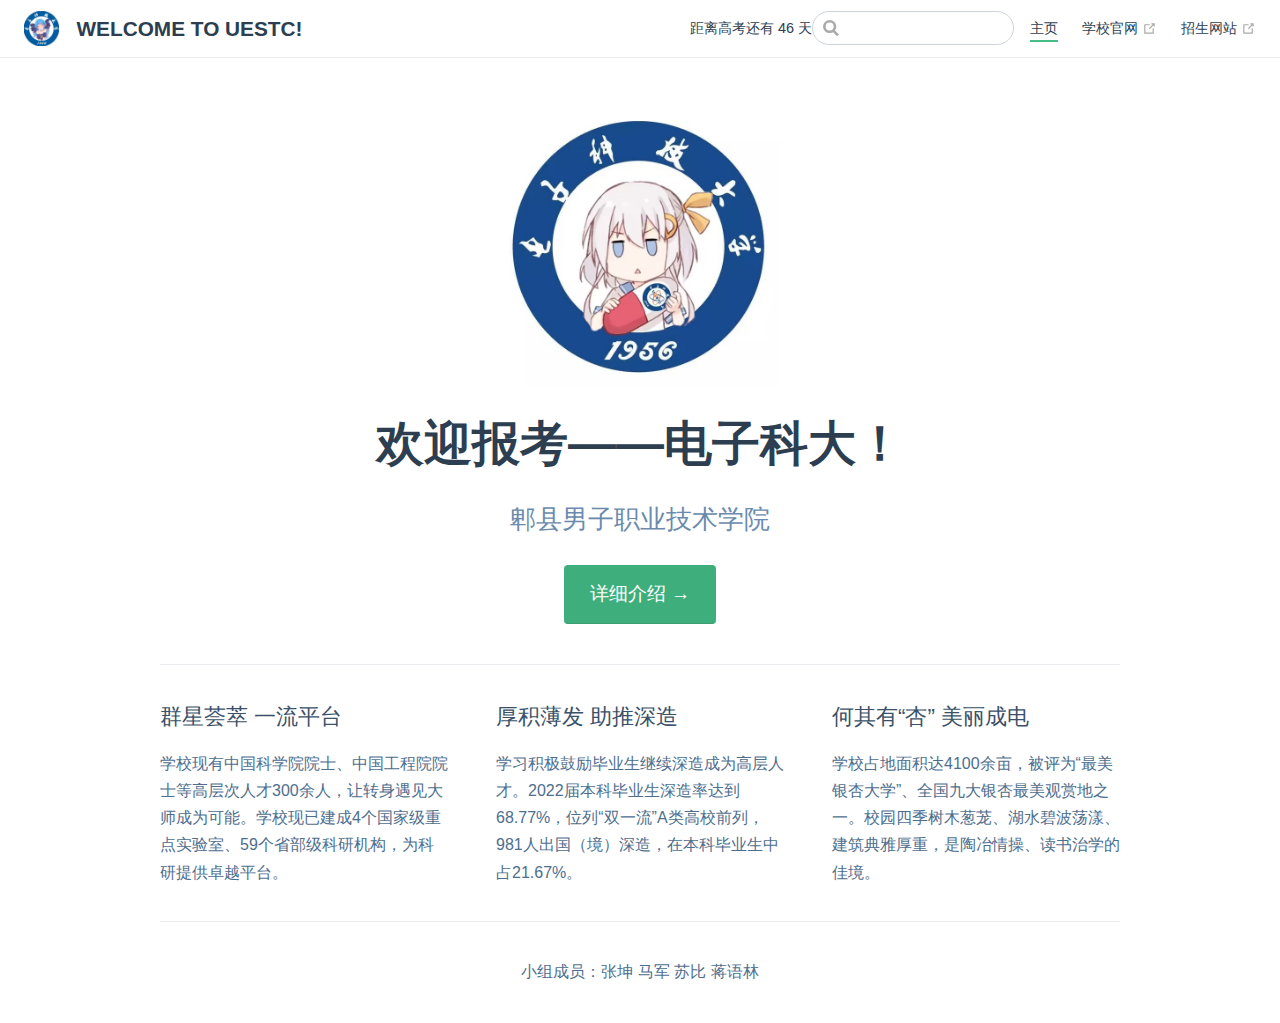
<file: index.html>
<!DOCTYPE html>
<html lang="en-US">
  <head>
    <meta charset="utf-8">
    <meta name="viewport" content="width=device-width,initial-scale=1">
    <title>WELCOME TO UESTC!</title>
    <meta name="generator" content="VuePress 1.9.9">
    
    <meta name="description" content="">
    
    <link rel="preload" href="/assets/css/0.styles.32fed60b.css" as="style"><link rel="preload" href="/assets/js/app.45961aa9.js" as="script"><link rel="preload" href="/assets/js/2.d98ede88.js" as="script"><link rel="preload" href="/assets/js/10.1be4a419.js" as="script"><link rel="prefetch" href="/assets/js/3.ca72fb38.js"><link rel="prefetch" href="/assets/js/4.9ea7ad51.js"><link rel="prefetch" href="/assets/js/5.21128c76.js"><link rel="prefetch" href="/assets/js/6.0efb37ba.js"><link rel="prefetch" href="/assets/js/7.f7bbb99f.js"><link rel="prefetch" href="/assets/js/8.de680485.js"><link rel="prefetch" href="/assets/js/9.b14d999a.js">
    <link rel="stylesheet" href="/assets/css/0.styles.32fed60b.css">
  </head>
  <body>
    <div id="app" data-server-rendered="true"><div class="theme-container no-sidebar"><header class="navbar"><div class="sidebar-button"><svg xmlns="http://www.w3.org/2000/svg" aria-hidden="true" role="img" viewBox="0 0 448 512" class="icon"><path fill="currentColor" d="M436 124H12c-6.627 0-12-5.373-12-12V80c0-6.627 5.373-12 12-12h424c6.627 0 12 5.373 12 12v32c0 6.627-5.373 12-12 12zm0 160H12c-6.627 0-12-5.373-12-12v-32c0-6.627 5.373-12 12-12h424c6.627 0 12 5.373 12 12v32c0 6.627-5.373 12-12 12zm0 160H12c-6.627 0-12-5.373-12-12v-32c0-6.627 5.373-12 12-12h424c6.627 0 12 5.373 12 12v32c0 6.627-5.373 12-12 12z"></path></svg></div> <a href="/" aria-current="page" class="home-link router-link-exact-active router-link-active"><img src="/logo.jpg" alt="WELCOME TO UESTC!" class="logo"> <span class="site-name can-hide">WELCOME TO UESTC!</span></a> <div class="links">
  距离高考还有 46 天    
    <div class="search-box"><input aria-label="Search" autocomplete="off" spellcheck="false" value=""> <!----></div> <nav class="nav-links can-hide"><div class="nav-item"><a href="/" aria-current="page" class="nav-link router-link-exact-active router-link-active">
  主页
</a></div><div class="nav-item"><a href="https://www.uestc.edu.cn/" target="_blank" rel="noopener noreferrer" class="nav-link external">
  学校官网
  <span><svg xmlns="http://www.w3.org/2000/svg" aria-hidden="true" focusable="false" x="0px" y="0px" viewBox="0 0 100 100" width="15" height="15" class="icon outbound"><path fill="currentColor" d="M18.8,85.1h56l0,0c2.2,0,4-1.8,4-4v-32h-8v28h-48v-48h28v-8h-32l0,0c-2.2,0-4,1.8-4,4v56C14.8,83.3,16.6,85.1,18.8,85.1z"></path> <polygon fill="currentColor" points="45.7,48.7 51.3,54.3 77.2,28.5 77.2,37.2 85.2,37.2 85.2,14.9 62.8,14.9 62.8,22.9 71.5,22.9"></polygon></svg> <span class="sr-only">(opens new window)</span></span></a></div><div class="nav-item"><a href="http://www.zs.uestc.edu.cn/" target="_blank" rel="noopener noreferrer" class="nav-link external">
  招生网站
  <span><svg xmlns="http://www.w3.org/2000/svg" aria-hidden="true" focusable="false" x="0px" y="0px" viewBox="0 0 100 100" width="15" height="15" class="icon outbound"><path fill="currentColor" d="M18.8,85.1h56l0,0c2.2,0,4-1.8,4-4v-32h-8v28h-48v-48h28v-8h-32l0,0c-2.2,0-4,1.8-4,4v56C14.8,83.3,16.6,85.1,18.8,85.1z"></path> <polygon fill="currentColor" points="45.7,48.7 51.3,54.3 77.2,28.5 77.2,37.2 85.2,37.2 85.2,14.9 62.8,14.9 62.8,22.9 71.5,22.9"></polygon></svg> <span class="sr-only">(opens new window)</span></span></a></div> <!----></nav></div></header> <div class="sidebar-mask"></div> <aside class="sidebar"><nav class="nav-links"><div class="nav-item"><a href="/" aria-current="page" class="nav-link router-link-exact-active router-link-active">
  主页
</a></div><div class="nav-item"><a href="https://www.uestc.edu.cn/" target="_blank" rel="noopener noreferrer" class="nav-link external">
  学校官网
  <span><svg xmlns="http://www.w3.org/2000/svg" aria-hidden="true" focusable="false" x="0px" y="0px" viewBox="0 0 100 100" width="15" height="15" class="icon outbound"><path fill="currentColor" d="M18.8,85.1h56l0,0c2.2,0,4-1.8,4-4v-32h-8v28h-48v-48h28v-8h-32l0,0c-2.2,0-4,1.8-4,4v56C14.8,83.3,16.6,85.1,18.8,85.1z"></path> <polygon fill="currentColor" points="45.7,48.7 51.3,54.3 77.2,28.5 77.2,37.2 85.2,37.2 85.2,14.9 62.8,14.9 62.8,22.9 71.5,22.9"></polygon></svg> <span class="sr-only">(opens new window)</span></span></a></div><div class="nav-item"><a href="http://www.zs.uestc.edu.cn/" target="_blank" rel="noopener noreferrer" class="nav-link external">
  招生网站
  <span><svg xmlns="http://www.w3.org/2000/svg" aria-hidden="true" focusable="false" x="0px" y="0px" viewBox="0 0 100 100" width="15" height="15" class="icon outbound"><path fill="currentColor" d="M18.8,85.1h56l0,0c2.2,0,4-1.8,4-4v-32h-8v28h-48v-48h28v-8h-32l0,0c-2.2,0-4,1.8-4,4v56C14.8,83.3,16.6,85.1,18.8,85.1z"></path> <polygon fill="currentColor" points="45.7,48.7 51.3,54.3 77.2,28.5 77.2,37.2 85.2,37.2 85.2,14.9 62.8,14.9 62.8,22.9 71.5,22.9"></polygon></svg> <span class="sr-only">(opens new window)</span></span></a></div> <!----></nav>  <ul class="sidebar-links"><li><section class="sidebar-group depth-0"><p class="sidebar-heading open"><span>Home</span> <!----></p> <!----></section></li></ul> </aside> <main aria-labelledby="main-title" class="home"><header class="hero"><img src="/xiaohui.jpg" alt="hero"> <h1 id="main-title">
      欢迎报考——电子科大！
    </h1> <p class="description">
      郫县男子职业技术学院
    </p> <p class="action"><a href="/tech/" class="nav-link action-button">
  详细介绍 →
</a></p></header> <div class="features"><div class="feature"><h2>群星荟萃  一流平台</h2> <p>学校现有中国科学院院士、中国工程院院士等高层次人才300余人，让转身遇见大师成为可能。学校现已建成4个国家级重点实验室、59个省部级科研机构，为科研提供卓越平台。</p></div><div class="feature"><h2>厚积薄发  助推深造</h2> <p>学习积极鼓励毕业生继续深造成为高层人才。2022届本科毕业生深造率达到68.77%，位列“双一流”A类高校前列，981人出国（境）深造，在本科毕业生中占21.67%。</p></div><div class="feature"><h2>何其有“杏”  美丽成电</h2> <p>学校占地面积达4100余亩，被评为“最美银杏大学”、全国九大银杏最美观赏地之一。校园四季树木葱茏、湖水碧波荡漾、建筑典雅厚重，是陶冶情操、读书治学的佳境。</p></div></div> <div class="theme-default-content custom content__default"></div> <div class="footer">
    小组成员：张坤 马军 苏比 蒋语林
  </div></main></div><div class="global-ui"></div></div>
    <script src="/assets/js/app.45961aa9.js" defer></script><script src="/assets/js/2.d98ede88.js" defer></script><script src="/assets/js/10.1be4a419.js" defer></script>
  </body>
</html>
</file>
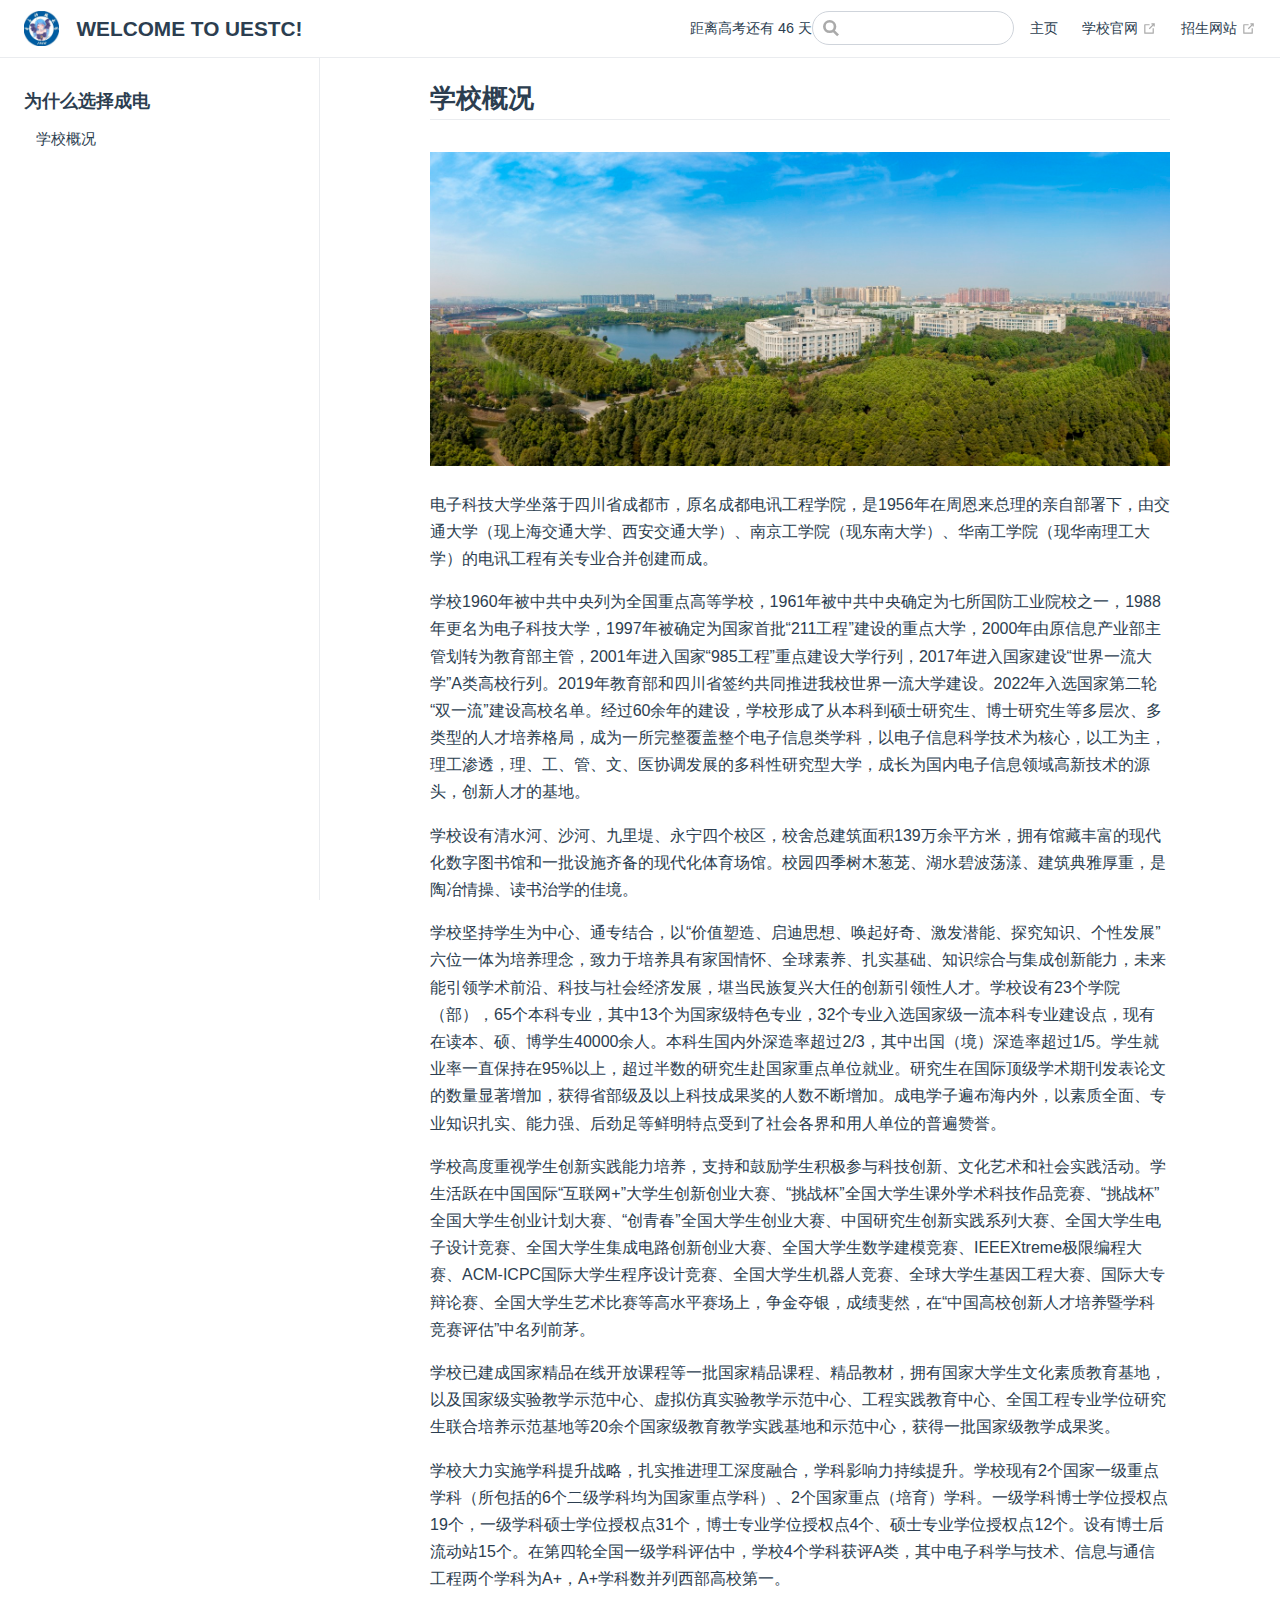
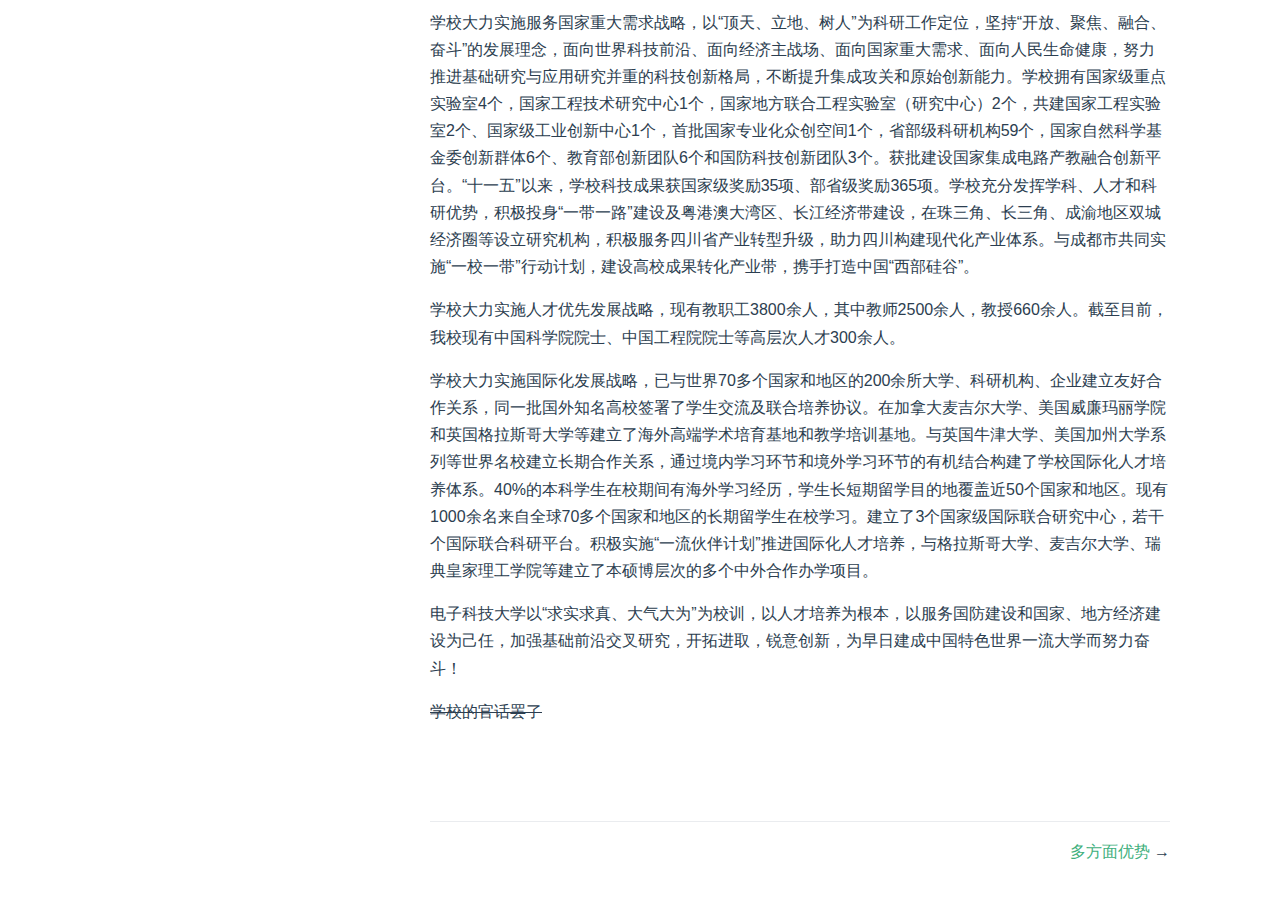
<file: tech/index.html>
<!DOCTYPE html>
<html lang="en-US">
  <head>
    <meta charset="utf-8">
    <meta name="viewport" content="width=device-width,initial-scale=1">
    <title>为什么选择成电 | WELCOME TO UESTC!</title>
    <meta name="generator" content="VuePress 1.9.9">
    
    <meta name="description" content="">
    
    <link rel="preload" href="/assets/css/0.styles.32fed60b.css" as="style"><link rel="preload" href="/assets/js/app.45961aa9.js" as="script"><link rel="preload" href="/assets/js/2.d98ede88.js" as="script"><link rel="preload" href="/assets/js/8.de680485.js" as="script"><link rel="prefetch" href="/assets/js/10.1be4a419.js"><link rel="prefetch" href="/assets/js/3.ca72fb38.js"><link rel="prefetch" href="/assets/js/4.9ea7ad51.js"><link rel="prefetch" href="/assets/js/5.21128c76.js"><link rel="prefetch" href="/assets/js/6.0efb37ba.js"><link rel="prefetch" href="/assets/js/7.f7bbb99f.js"><link rel="prefetch" href="/assets/js/9.b14d999a.js">
    <link rel="stylesheet" href="/assets/css/0.styles.32fed60b.css">
  </head>
  <body>
    <div id="app" data-server-rendered="true"><div class="theme-container"><header class="navbar"><div class="sidebar-button"><svg xmlns="http://www.w3.org/2000/svg" aria-hidden="true" role="img" viewBox="0 0 448 512" class="icon"><path fill="currentColor" d="M436 124H12c-6.627 0-12-5.373-12-12V80c0-6.627 5.373-12 12-12h424c6.627 0 12 5.373 12 12v32c0 6.627-5.373 12-12 12zm0 160H12c-6.627 0-12-5.373-12-12v-32c0-6.627 5.373-12 12-12h424c6.627 0 12 5.373 12 12v32c0 6.627-5.373 12-12 12zm0 160H12c-6.627 0-12-5.373-12-12v-32c0-6.627 5.373-12 12-12h424c6.627 0 12 5.373 12 12v32c0 6.627-5.373 12-12 12z"></path></svg></div> <a href="/" class="home-link router-link-active"><img src="/logo.jpg" alt="WELCOME TO UESTC!" class="logo"> <span class="site-name can-hide">WELCOME TO UESTC!</span></a> <div class="links">
  距离高考还有 46 天    
    <div class="search-box"><input aria-label="Search" autocomplete="off" spellcheck="false" value=""> <!----></div> <nav class="nav-links can-hide"><div class="nav-item"><a href="/" class="nav-link">
  主页
</a></div><div class="nav-item"><a href="https://www.uestc.edu.cn/" target="_blank" rel="noopener noreferrer" class="nav-link external">
  学校官网
  <span><svg xmlns="http://www.w3.org/2000/svg" aria-hidden="true" focusable="false" x="0px" y="0px" viewBox="0 0 100 100" width="15" height="15" class="icon outbound"><path fill="currentColor" d="M18.8,85.1h56l0,0c2.2,0,4-1.8,4-4v-32h-8v28h-48v-48h28v-8h-32l0,0c-2.2,0-4,1.8-4,4v56C14.8,83.3,16.6,85.1,18.8,85.1z"></path> <polygon fill="currentColor" points="45.7,48.7 51.3,54.3 77.2,28.5 77.2,37.2 85.2,37.2 85.2,14.9 62.8,14.9 62.8,22.9 71.5,22.9"></polygon></svg> <span class="sr-only">(opens new window)</span></span></a></div><div class="nav-item"><a href="http://www.zs.uestc.edu.cn/" target="_blank" rel="noopener noreferrer" class="nav-link external">
  招生网站
  <span><svg xmlns="http://www.w3.org/2000/svg" aria-hidden="true" focusable="false" x="0px" y="0px" viewBox="0 0 100 100" width="15" height="15" class="icon outbound"><path fill="currentColor" d="M18.8,85.1h56l0,0c2.2,0,4-1.8,4-4v-32h-8v28h-48v-48h28v-8h-32l0,0c-2.2,0-4,1.8-4,4v56C14.8,83.3,16.6,85.1,18.8,85.1z"></path> <polygon fill="currentColor" points="45.7,48.7 51.3,54.3 77.2,28.5 77.2,37.2 85.2,37.2 85.2,14.9 62.8,14.9 62.8,22.9 71.5,22.9"></polygon></svg> <span class="sr-only">(opens new window)</span></span></a></div> <!----></nav></div></header> <div class="sidebar-mask"></div> <aside class="sidebar"><nav class="nav-links"><div class="nav-item"><a href="/" class="nav-link">
  主页
</a></div><div class="nav-item"><a href="https://www.uestc.edu.cn/" target="_blank" rel="noopener noreferrer" class="nav-link external">
  学校官网
  <span><svg xmlns="http://www.w3.org/2000/svg" aria-hidden="true" focusable="false" x="0px" y="0px" viewBox="0 0 100 100" width="15" height="15" class="icon outbound"><path fill="currentColor" d="M18.8,85.1h56l0,0c2.2,0,4-1.8,4-4v-32h-8v28h-48v-48h28v-8h-32l0,0c-2.2,0-4,1.8-4,4v56C14.8,83.3,16.6,85.1,18.8,85.1z"></path> <polygon fill="currentColor" points="45.7,48.7 51.3,54.3 77.2,28.5 77.2,37.2 85.2,37.2 85.2,14.9 62.8,14.9 62.8,22.9 71.5,22.9"></polygon></svg> <span class="sr-only">(opens new window)</span></span></a></div><div class="nav-item"><a href="http://www.zs.uestc.edu.cn/" target="_blank" rel="noopener noreferrer" class="nav-link external">
  招生网站
  <span><svg xmlns="http://www.w3.org/2000/svg" aria-hidden="true" focusable="false" x="0px" y="0px" viewBox="0 0 100 100" width="15" height="15" class="icon outbound"><path fill="currentColor" d="M18.8,85.1h56l0,0c2.2,0,4-1.8,4-4v-32h-8v28h-48v-48h28v-8h-32l0,0c-2.2,0-4,1.8-4,4v56C14.8,83.3,16.6,85.1,18.8,85.1z"></path> <polygon fill="currentColor" points="45.7,48.7 51.3,54.3 77.2,28.5 77.2,37.2 85.2,37.2 85.2,14.9 62.8,14.9 62.8,22.9 71.5,22.9"></polygon></svg> <span class="sr-only">(opens new window)</span></span></a></div> <!----></nav>  <ul class="sidebar-links"><li><section class="sidebar-group depth-0"><p class="sidebar-heading open"><span>为什么选择成电</span> <!----></p> <ul class="sidebar-links sidebar-group-items"><li><a href="/tech/#学校概况" class="sidebar-link">学校概况</a><ul class="sidebar-sub-headers"></ul></li></ul></section></li></ul> </aside> <main class="page"> <div class="theme-default-content content__default"><h2 id="学校概况"><a href="#学校概况" class="header-anchor">#</a> 学校概况</h2> <p><img src="/assets/img/uestc.f6f2e64e.jpg" alt="uestc"></p> <p>电子科技大学坐落于四川省成都市，原名成都电讯工程学院，是1956年在周恩来总理的亲自部署下，由交通大学（现上海交通大学、西安交通大学）、南京工学院（现东南大学）、华南工学院（现华南理工大学）的电讯工程有关专业合并创建而成。</p> <p>学校1960年被中共中央列为全国重点高等学校，1961年被中共中央确定为七所国防工业院校之一，1988年更名为电子科技大学，1997年被确定为国家首批“211工程”建设的重点大学，2000年由原信息产业部主管划转为教育部主管，2001年进入国家“985工程”重点建设大学行列，2017年进入国家建设“世界一流大学”A类高校行列。2019年教育部和四川省签约共同推进我校世界一流大学建设。2022年入选国家第二轮“双一流”建设高校名单。经过60余年的建设，学校形成了从本科到硕士研究生、博士研究生等多层次、多类型的人才培养格局，成为一所完整覆盖整个电子信息类学科，以电子信息科学技术为核心，以工为主，理工渗透，理、工、管、文、医协调发展的多科性研究型大学，成长为国内电子信息领域高新技术的源头，创新人才的基地。</p> <p>学校设有清水河、沙河、九里堤、永宁四个校区，校舍总建筑面积139万余平方米，拥有馆藏丰富的现代化数字图书馆和一批设施齐备的现代化体育场馆。校园四季树木葱茏、湖水碧波荡漾、建筑典雅厚重，是陶冶情操、读书治学的佳境。</p> <p>学校坚持学生为中心、通专结合，以“价值塑造、启迪思想、唤起好奇、激发潜能、探究知识、个性发展”六位一体为培养理念，致力于培养具有家国情怀、全球素养、扎实基础、知识综合与集成创新能力，未来能引领学术前沿、科技与社会经济发展，堪当民族复兴大任的创新引领性人才。学校设有23个学院（部），65个本科专业，其中13个为国家级特色专业，32个专业入选国家级一流本科专业建设点，现有在读本、硕、博学生40000余人。本科生国内外深造率超过2/3，其中出国（境）深造率超过1/5。学生就业率一直保持在95%以上，超过半数的研究生赴国家重点单位就业。研究生在国际顶级学术期刊发表论文的数量显著增加，获得省部级及以上科技成果奖的人数不断增加。成电学子遍布海内外，以素质全面、专业知识扎实、能力强、后劲足等鲜明特点受到了社会各界和用人单位的普遍赞誉。</p> <p>学校高度重视学生创新实践能力培养，支持和鼓励学生积极参与科技创新、文化艺术和社会实践活动。学生活跃在中国国际“互联网+”大学生创新创业大赛、“挑战杯”全国大学生课外学术科技作品竞赛、“挑战杯”全国大学生创业计划大赛、“创青春”全国大学生创业大赛、中国研究生创新实践系列大赛、全国大学生电子设计竞赛、全国大学生集成电路创新创业大赛、全国大学生数学建模竞赛、IEEEXtreme极限编程大赛、ACM-ICPC国际大学生程序设计竞赛、全国大学生机器人竞赛、全球大学生基因工程大赛、国际大专辩论赛、全国大学生艺术比赛等高水平赛场上，争金夺银，成绩斐然，在“中国高校创新人才培养暨学科竞赛评估”中名列前茅。</p> <p>学校已建成国家精品在线开放课程等一批国家精品课程、精品教材，拥有国家大学生文化素质教育基地，以及国家级实验教学示范中心、虚拟仿真实验教学示范中心、工程实践教育中心、全国工程专业学位研究生联合培养示范基地等20余个国家级教育教学实践基地和示范中心，获得一批国家级教学成果奖。</p> <p>学校大力实施学科提升战略，扎实推进理工深度融合，学科影响力持续提升。学校现有2个国家一级重点学科（所包括的6个二级学科均为国家重点学科）、2个国家重点（培育）学科。一级学科博士学位授权点19个，一级学科硕士学位授权点31个，博士专业学位授权点4个、硕士专业学位授权点12个。设有博士后流动站15个。在第四轮全国一级学科评估中，学校4个学科获评A类，其中电子科学与技术、信息与通信工程两个学科为A+，A+学科数并列西部高校第一。</p> <p>学校大力实施服务国家重大需求战略，以“顶天、立地、树人”为科研工作定位，坚持“开放、聚焦、融合、奋斗”的发展理念，面向世界科技前沿、面向经济主战场、面向国家重大需求、面向人民生命健康，努力推进基础研究与应用研究并重的科技创新格局，不断提升集成攻关和原始创新能力。学校拥有国家级重点实验室4个，国家工程技术研究中心1个，国家地方联合工程实验室（研究中心）2个，共建国家工程实验室2个、国家级工业创新中心1个，首批国家专业化众创空间1个，省部级科研机构59个，国家自然科学基金委创新群体6个、教育部创新团队6个和国防科技创新团队3个。获批建设国家集成电路产教融合创新平台。“十一五”以来，学校科技成果获国家级奖励35项、部省级奖励365项。学校充分发挥学科、人才和科研优势，积极投身“一带一路”建设及粤港澳大湾区、长江经济带建设，在珠三角、长三角、成渝地区双城经济圈等设立研究机构，积极服务四川省产业转型升级，助力四川构建现代化产业体系。与成都市共同实施“一校一带”行动计划，建设高校成果转化产业带，携手打造中国“西部硅谷”。</p> <p>学校大力实施人才优先发展战略，现有教职工3800余人，其中教师2500余人，教授660余人。截至目前，我校现有中国科学院院士、中国工程院院士等高层次人才300余人。</p> <p>学校大力实施国际化发展战略，已与世界70多个国家和地区的200余所大学、科研机构、企业建立友好合作关系，同一批国外知名高校签署了学生交流及联合培养协议。在加拿大麦吉尔大学、美国威廉玛丽学院和英国格拉斯哥大学等建立了海外高端学术培育基地和教学培训基地。与英国牛津大学、美国加州大学系列等世界名校建立长期合作关系，通过境内学习环节和境外学习环节的有机结合构建了学校国际化人才培养体系。40%的本科学生在校期间有海外学习经历，学生长短期留学目的地覆盖近50个国家和地区。现有1000余名来自全球70多个国家和地区的长期留学生在校学习。建立了3个国家级国际联合研究中心，若干个国际联合科研平台。积极实施“一流伙伴计划”推进国际化人才培养，与格拉斯哥大学、麦吉尔大学、瑞典皇家理工学院等建立了本硕博层次的多个中外合作办学项目。</p> <p>电子科技大学以“求实求真、大气大为”为校训，以人才培养为根本，以服务国防建设和国家、地方经济建设为己任，加强基础前沿交叉研究，开拓进取，锐意创新，为早日建成中国特色世界一流大学而努力奋斗！</p> <p><s>学校的官话罢了</s></p></div> <footer class="page-edit"><!----> <!----></footer> <div class="page-nav"><p class="inner"><!----> <span class="next"><a href="/a/a.html">
        多方面优势
      </a>
      →
    </span></p></div> </main></div><div class="global-ui"></div></div>
    <script src="/assets/js/app.45961aa9.js" defer></script><script src="/assets/js/2.d98ede88.js" defer></script><script src="/assets/js/8.de680485.js" defer></script>
  </body>
</html>
</file>
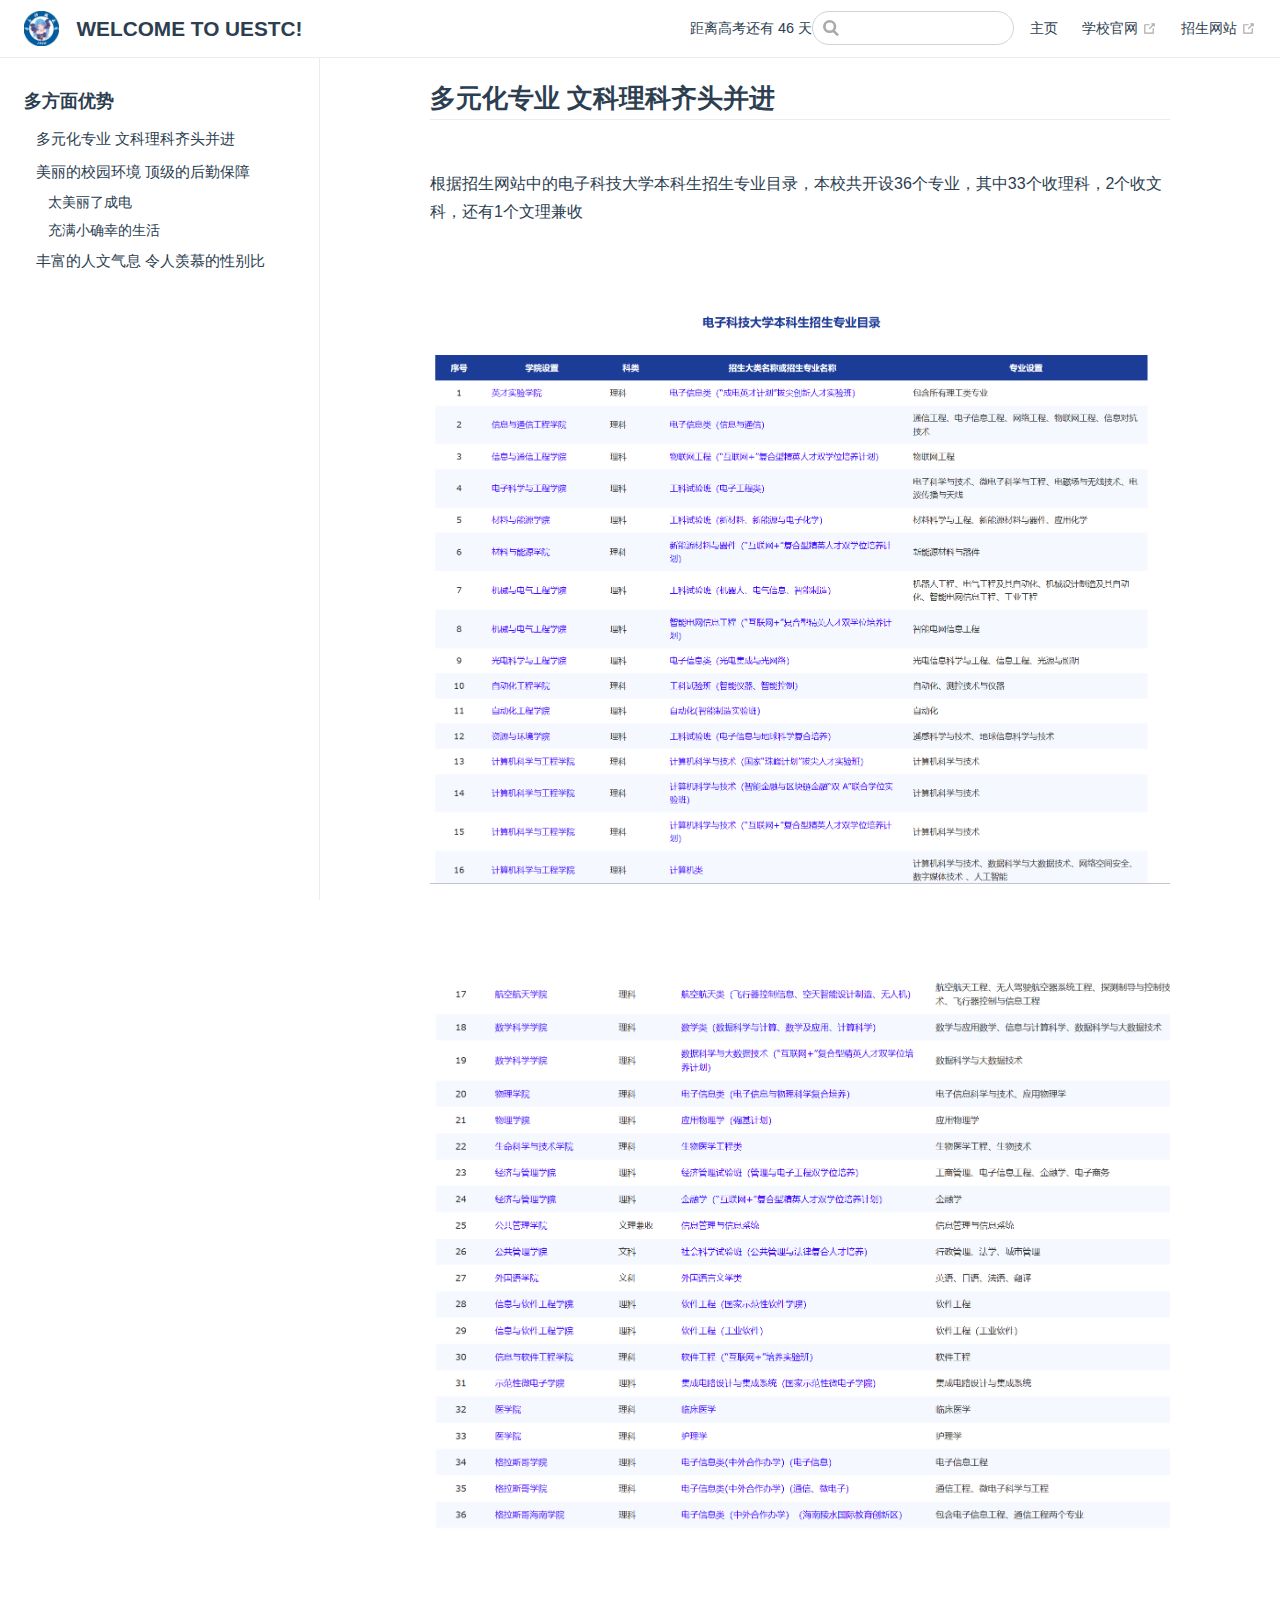
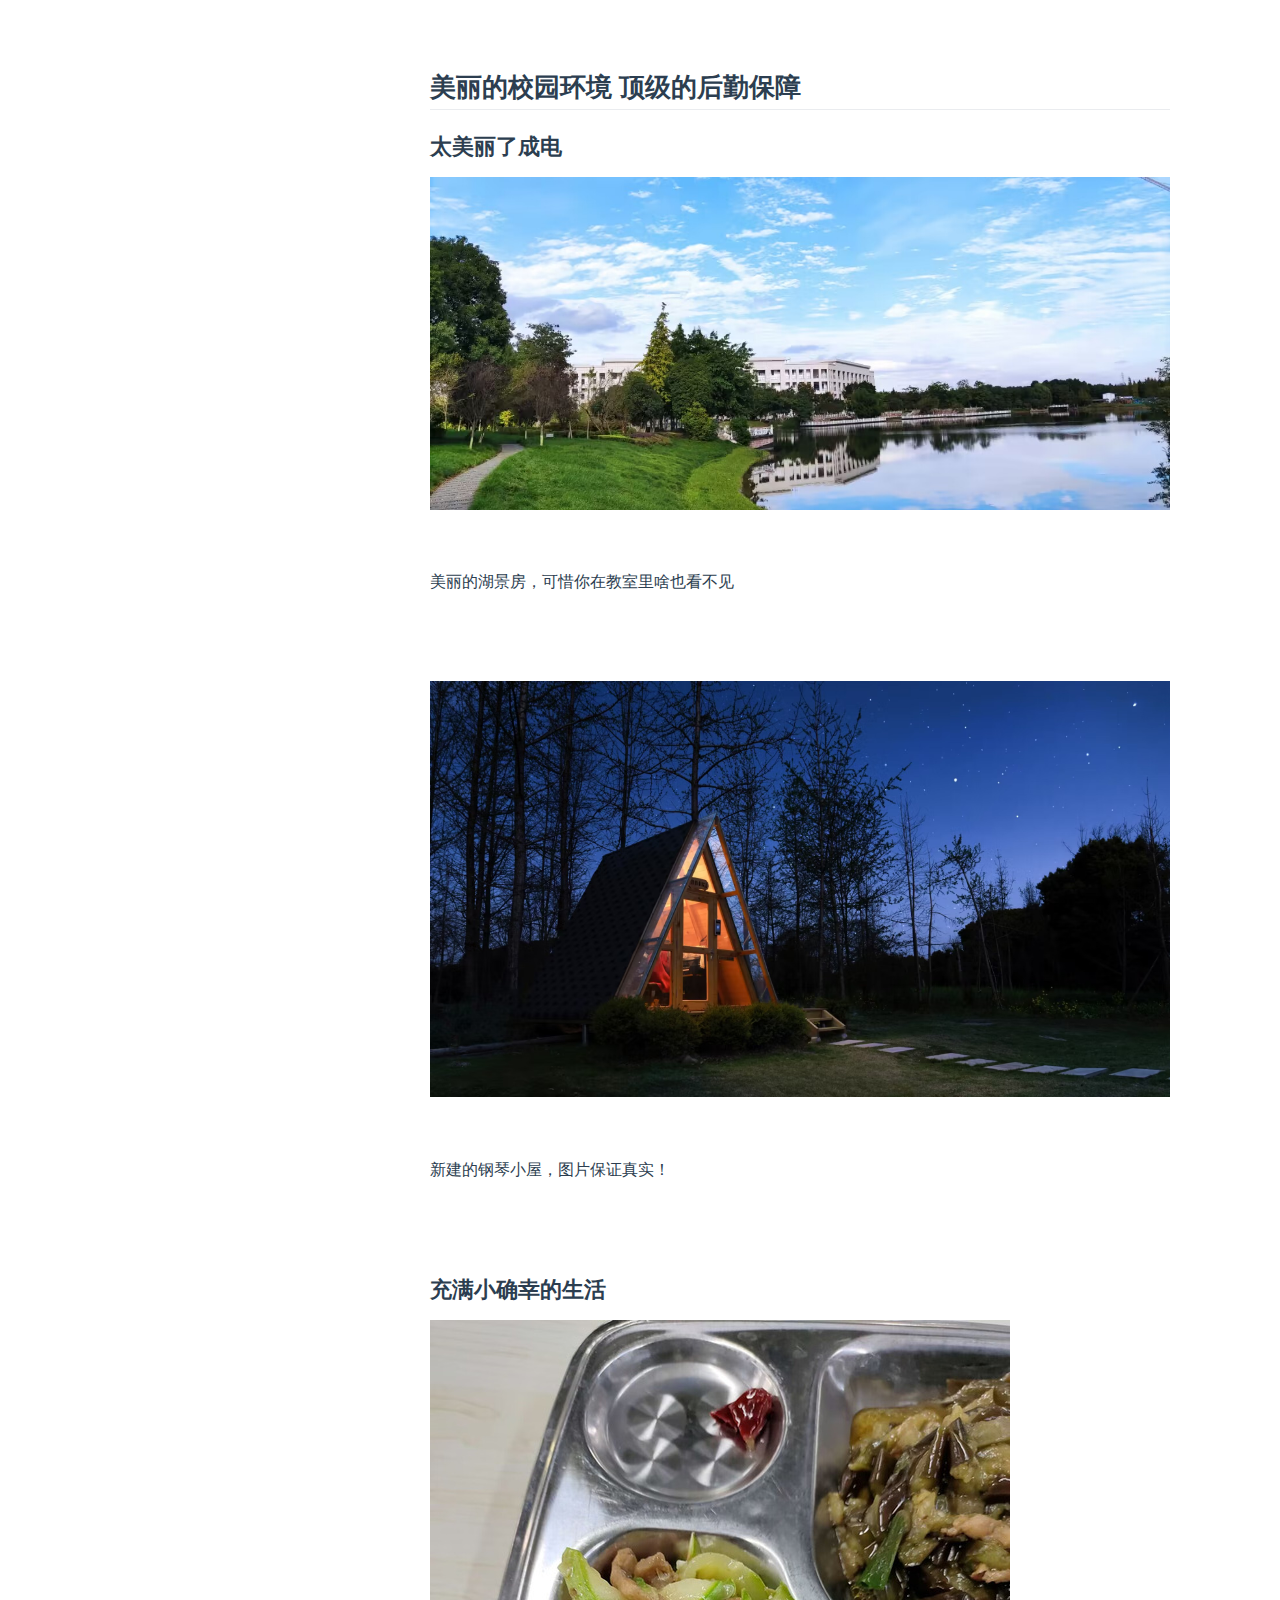
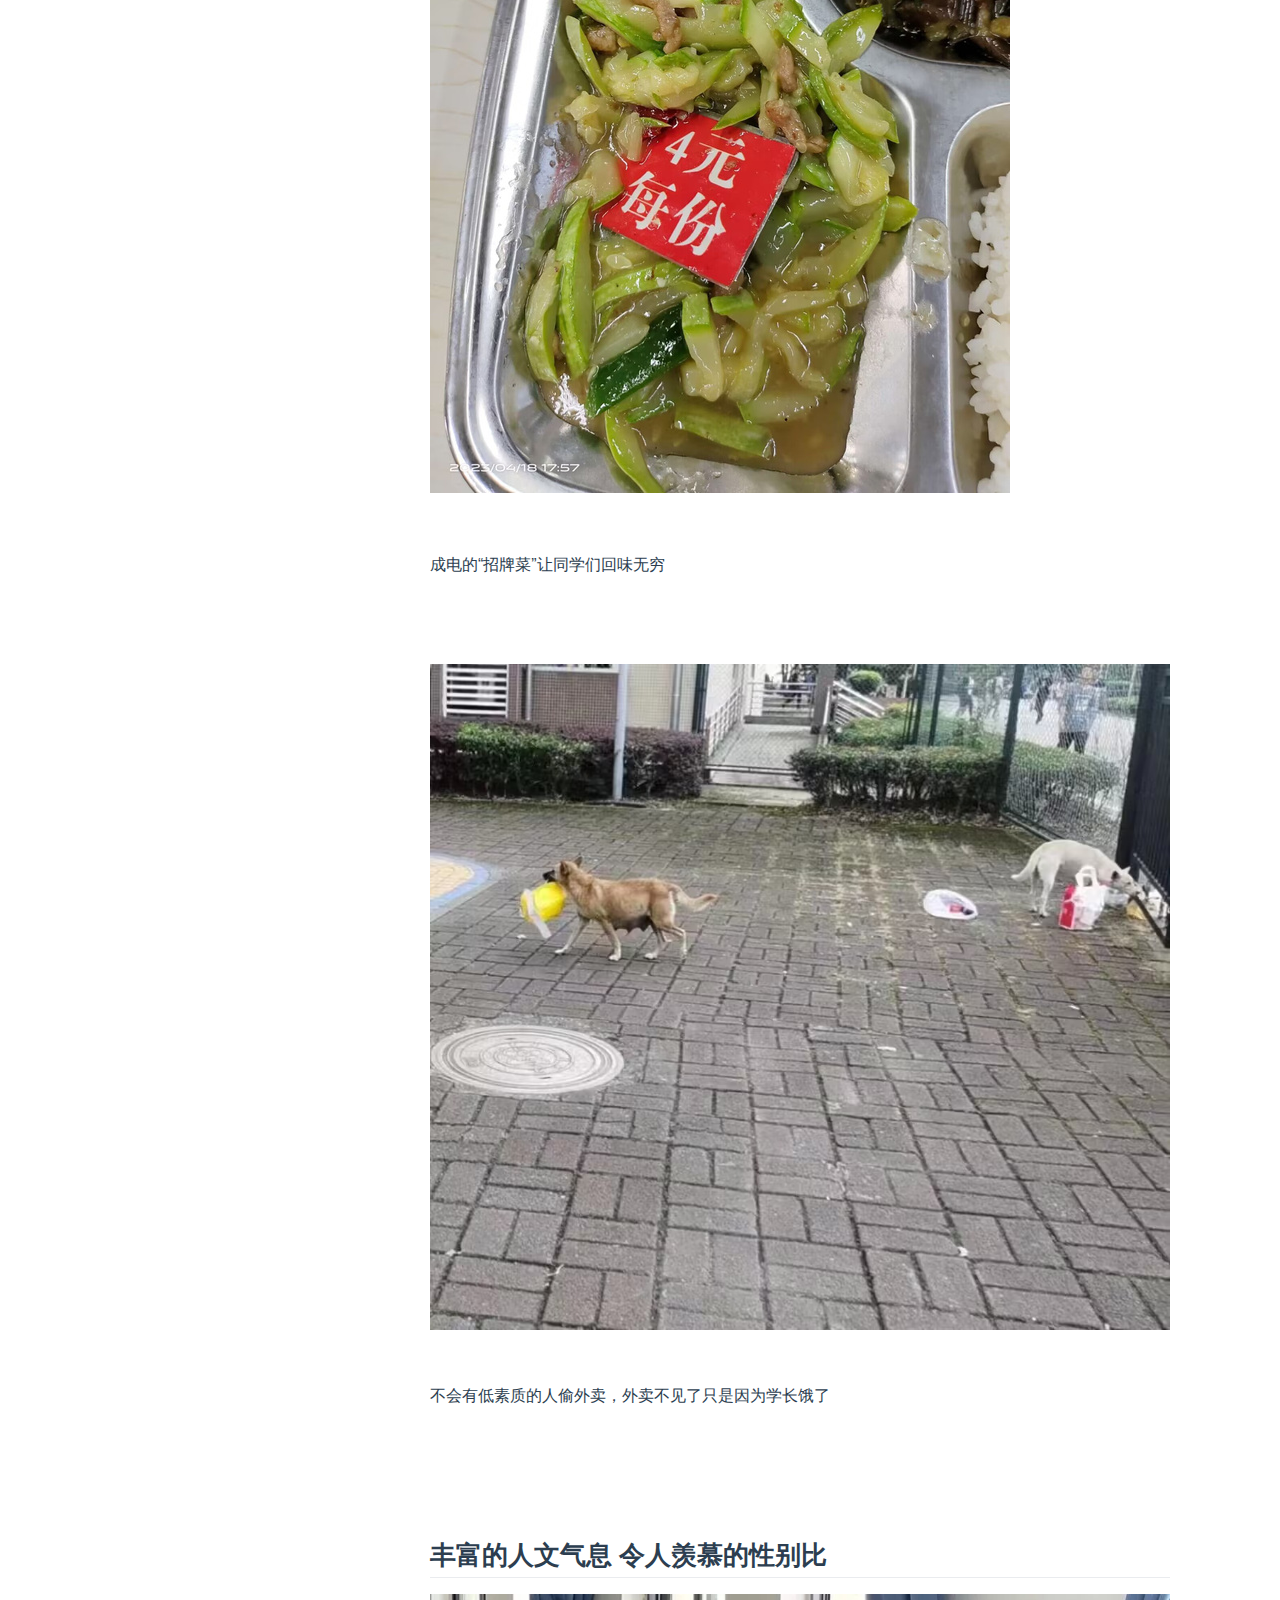
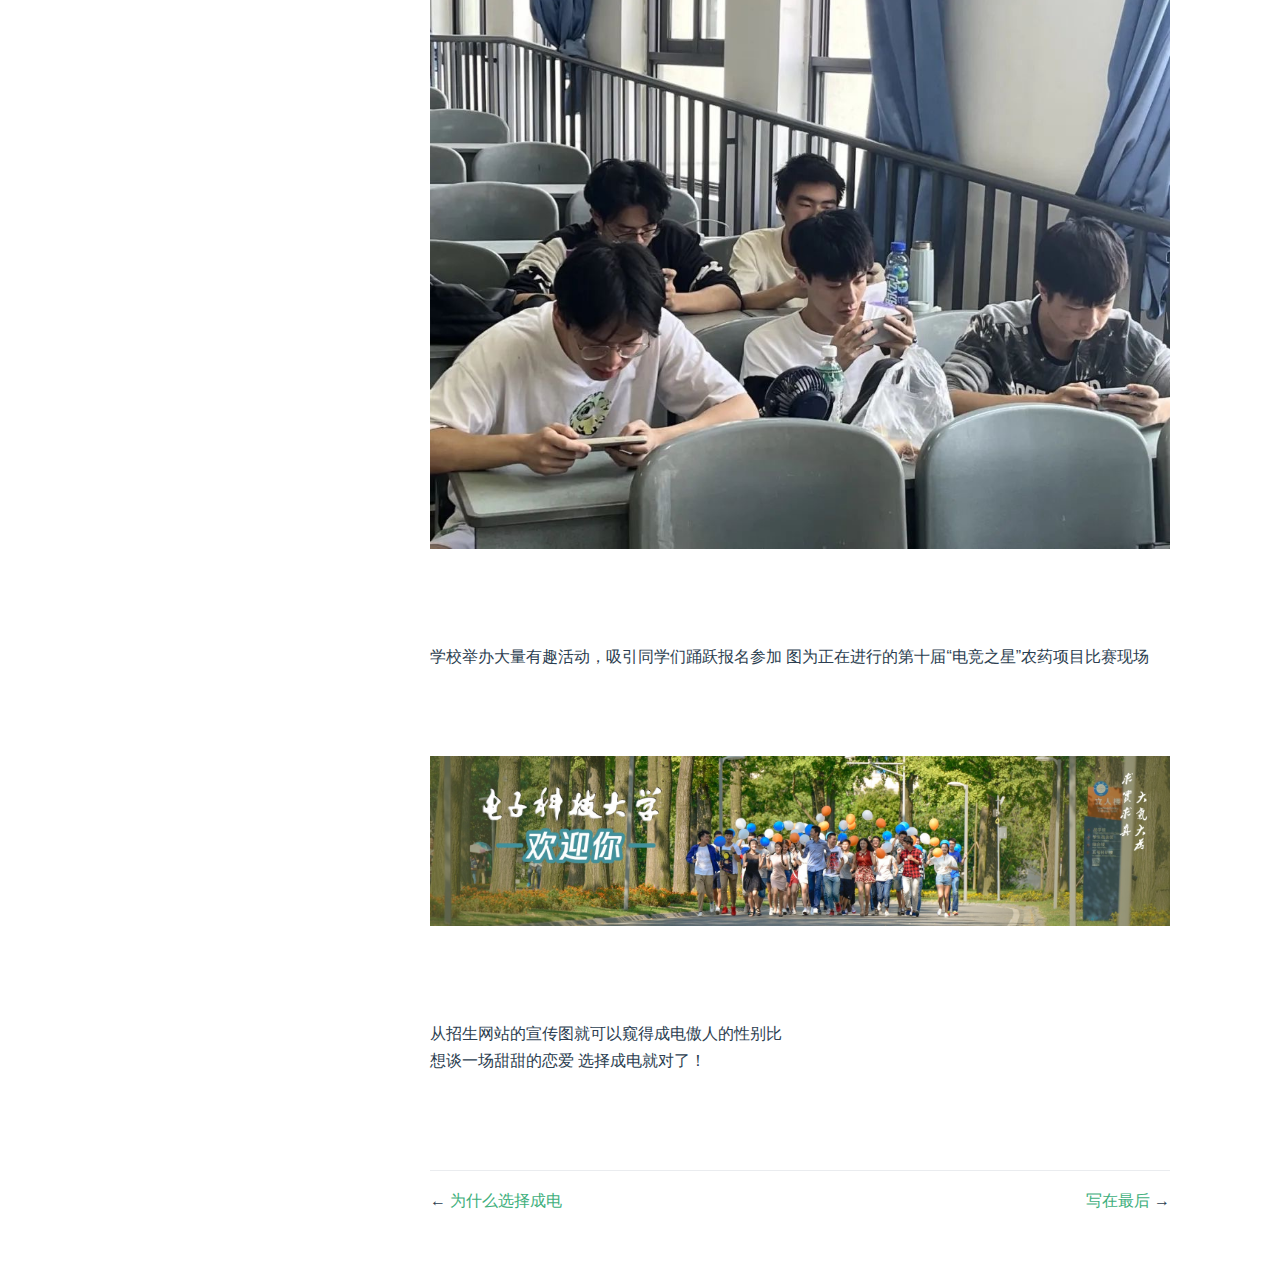
<file: a/a.html>
<!DOCTYPE html>
<html lang="en-US">
  <head>
    <meta charset="utf-8">
    <meta name="viewport" content="width=device-width,initial-scale=1">
    <title>多方面优势 | WELCOME TO UESTC!</title>
    <meta name="generator" content="VuePress 1.9.9">
    
    <meta name="description" content="">
    
    <link rel="preload" href="/assets/css/0.styles.32fed60b.css" as="style"><link rel="preload" href="/assets/js/app.45961aa9.js" as="script"><link rel="preload" href="/assets/js/2.d98ede88.js" as="script"><link rel="preload" href="/assets/js/3.ca72fb38.js" as="script"><link rel="prefetch" href="/assets/js/10.1be4a419.js"><link rel="prefetch" href="/assets/js/4.9ea7ad51.js"><link rel="prefetch" href="/assets/js/5.21128c76.js"><link rel="prefetch" href="/assets/js/6.0efb37ba.js"><link rel="prefetch" href="/assets/js/7.f7bbb99f.js"><link rel="prefetch" href="/assets/js/8.de680485.js"><link rel="prefetch" href="/assets/js/9.b14d999a.js">
    <link rel="stylesheet" href="/assets/css/0.styles.32fed60b.css">
  </head>
  <body>
    <div id="app" data-server-rendered="true"><div class="theme-container"><header class="navbar"><div class="sidebar-button"><svg xmlns="http://www.w3.org/2000/svg" aria-hidden="true" role="img" viewBox="0 0 448 512" class="icon"><path fill="currentColor" d="M436 124H12c-6.627 0-12-5.373-12-12V80c0-6.627 5.373-12 12-12h424c6.627 0 12 5.373 12 12v32c0 6.627-5.373 12-12 12zm0 160H12c-6.627 0-12-5.373-12-12v-32c0-6.627 5.373-12 12-12h424c6.627 0 12 5.373 12 12v32c0 6.627-5.373 12-12 12zm0 160H12c-6.627 0-12-5.373-12-12v-32c0-6.627 5.373-12 12-12h424c6.627 0 12 5.373 12 12v32c0 6.627-5.373 12-12 12z"></path></svg></div> <a href="/" class="home-link router-link-active"><img src="/logo.jpg" alt="WELCOME TO UESTC!" class="logo"> <span class="site-name can-hide">WELCOME TO UESTC!</span></a> <div class="links">
  距离高考还有 46 天    
    <div class="search-box"><input aria-label="Search" autocomplete="off" spellcheck="false" value=""> <!----></div> <nav class="nav-links can-hide"><div class="nav-item"><a href="/" class="nav-link">
  主页
</a></div><div class="nav-item"><a href="https://www.uestc.edu.cn/" target="_blank" rel="noopener noreferrer" class="nav-link external">
  学校官网
  <span><svg xmlns="http://www.w3.org/2000/svg" aria-hidden="true" focusable="false" x="0px" y="0px" viewBox="0 0 100 100" width="15" height="15" class="icon outbound"><path fill="currentColor" d="M18.8,85.1h56l0,0c2.2,0,4-1.8,4-4v-32h-8v28h-48v-48h28v-8h-32l0,0c-2.2,0-4,1.8-4,4v56C14.8,83.3,16.6,85.1,18.8,85.1z"></path> <polygon fill="currentColor" points="45.7,48.7 51.3,54.3 77.2,28.5 77.2,37.2 85.2,37.2 85.2,14.9 62.8,14.9 62.8,22.9 71.5,22.9"></polygon></svg> <span class="sr-only">(opens new window)</span></span></a></div><div class="nav-item"><a href="http://www.zs.uestc.edu.cn/" target="_blank" rel="noopener noreferrer" class="nav-link external">
  招生网站
  <span><svg xmlns="http://www.w3.org/2000/svg" aria-hidden="true" focusable="false" x="0px" y="0px" viewBox="0 0 100 100" width="15" height="15" class="icon outbound"><path fill="currentColor" d="M18.8,85.1h56l0,0c2.2,0,4-1.8,4-4v-32h-8v28h-48v-48h28v-8h-32l0,0c-2.2,0-4,1.8-4,4v56C14.8,83.3,16.6,85.1,18.8,85.1z"></path> <polygon fill="currentColor" points="45.7,48.7 51.3,54.3 77.2,28.5 77.2,37.2 85.2,37.2 85.2,14.9 62.8,14.9 62.8,22.9 71.5,22.9"></polygon></svg> <span class="sr-only">(opens new window)</span></span></a></div> <!----></nav></div></header> <div class="sidebar-mask"></div> <aside class="sidebar"><nav class="nav-links"><div class="nav-item"><a href="/" class="nav-link">
  主页
</a></div><div class="nav-item"><a href="https://www.uestc.edu.cn/" target="_blank" rel="noopener noreferrer" class="nav-link external">
  学校官网
  <span><svg xmlns="http://www.w3.org/2000/svg" aria-hidden="true" focusable="false" x="0px" y="0px" viewBox="0 0 100 100" width="15" height="15" class="icon outbound"><path fill="currentColor" d="M18.8,85.1h56l0,0c2.2,0,4-1.8,4-4v-32h-8v28h-48v-48h28v-8h-32l0,0c-2.2,0-4,1.8-4,4v56C14.8,83.3,16.6,85.1,18.8,85.1z"></path> <polygon fill="currentColor" points="45.7,48.7 51.3,54.3 77.2,28.5 77.2,37.2 85.2,37.2 85.2,14.9 62.8,14.9 62.8,22.9 71.5,22.9"></polygon></svg> <span class="sr-only">(opens new window)</span></span></a></div><div class="nav-item"><a href="http://www.zs.uestc.edu.cn/" target="_blank" rel="noopener noreferrer" class="nav-link external">
  招生网站
  <span><svg xmlns="http://www.w3.org/2000/svg" aria-hidden="true" focusable="false" x="0px" y="0px" viewBox="0 0 100 100" width="15" height="15" class="icon outbound"><path fill="currentColor" d="M18.8,85.1h56l0,0c2.2,0,4-1.8,4-4v-32h-8v28h-48v-48h28v-8h-32l0,0c-2.2,0-4,1.8-4,4v56C14.8,83.3,16.6,85.1,18.8,85.1z"></path> <polygon fill="currentColor" points="45.7,48.7 51.3,54.3 77.2,28.5 77.2,37.2 85.2,37.2 85.2,14.9 62.8,14.9 62.8,22.9 71.5,22.9"></polygon></svg> <span class="sr-only">(opens new window)</span></span></a></div> <!----></nav>  <ul class="sidebar-links"><li><section class="sidebar-group depth-0"><p class="sidebar-heading open"><span>多方面优势</span> <!----></p> <ul class="sidebar-links sidebar-group-items"><li><a href="/a/a.html#多元化专业-文科理科齐头并进" class="sidebar-link">多元化专业 文科理科齐头并进</a><ul class="sidebar-sub-headers"></ul></li><li><a href="/a/a.html#美丽的校园环境-顶级的后勤保障" class="sidebar-link">美丽的校园环境 顶级的后勤保障</a><ul class="sidebar-sub-headers"><li class="sidebar-sub-header"><a href="/a/a.html#太美丽了成电" class="sidebar-link">太美丽了成电</a></li><li class="sidebar-sub-header"><a href="/a/a.html#充满小确幸的生活" class="sidebar-link">充满小确幸的生活</a></li></ul></li><li><a href="/a/a.html#丰富的人文气息-令人羡慕的性别比" class="sidebar-link">丰富的人文气息 令人羡慕的性别比</a><ul class="sidebar-sub-headers"></ul></li></ul></section></li></ul> </aside> <main class="page"> <div class="theme-default-content content__default"><h2 id="多元化专业-文科理科齐头并进"><a href="#多元化专业-文科理科齐头并进" class="header-anchor">#</a> 多元化专业 文科理科齐头并进</h2> <br> <p>根据招生网站中的电子科技大学本科生招生专业目录，本校共开设36个专业，其中33个收理科，2个收文科，还有1个文理兼收</p> <br> <br> <br> <p><img src="/assets/img/subject01.7c93524a.jpg" alt="subject01"></p> <br> <br> <br> <p><img src="/assets/img/subject02.56eed79e.jpg" alt="subject02"></p> <br> <br> <br> <br> <br> <h2 id="美丽的校园环境-顶级的后勤保障"><a href="#美丽的校园环境-顶级的后勤保障" class="header-anchor">#</a> 美丽的校园环境 顶级的后勤保障</h2> <h3 id="太美丽了成电"><a href="#太美丽了成电" class="header-anchor">#</a> 太美丽了成电</h3> <p><img src="/assets/img/Lake.831c7205.jpg" alt="lake"></p> <br> <p>美丽的湖景房，可惜你在教室里啥也看不见</p> <br> <br> <br> <p><img src="/assets/img/PianoHouse.609739a6.jpg" alt="PianoHouse"></p> <br> <p>新建的钢琴小屋，图片保证真实！</p> <br> <br> <br> <h3 id="充满小确幸的生活"><a href="#充满小确幸的生活" class="header-anchor">#</a> 充满小确幸的生活</h3> <p><img src="/assets/img/canteen.bc8e2079.jpg" alt="canteen"></p> <br> <p>成电的“招牌菜”让同学们回味无穷</p> <br> <br> <br> <p><img src="/assets/img/takeaway.413a9df1.jpg" alt="takeaway"><br> <br></p> <p>不会有低素质的人偷外卖，外卖不见了只是因为学长饿了</p> <br> <br> <br> <br> <br> <h2 id="丰富的人文气息-令人羡慕的性别比"><a href="#丰富的人文气息-令人羡慕的性别比" class="header-anchor">#</a> 丰富的人文气息 令人羡慕的性别比</h2> <p><img src="/assets/img/esport.1ae45c35.jpg" alt="Esports"></p> <br> <br> <br> <p>学校举办大量有趣活动，吸引同学们踊跃报名参加
<br>图为正在进行的第十届“电竞之星”农药项目比赛现场</p> <br> <br> <br> <p><img src="/assets/img/sexual.4f6d57b0.jpg" alt="sexual"></p> <br> <br> <br> <p>从招生网站的宣传图就可以窥得成电傲人的性别比<br>
想谈一场甜甜的恋爱 选择成电就对了！</p></div> <footer class="page-edit"><!----> <!----></footer> <div class="page-nav"><p class="inner"><span class="prev">
      ←
      <a href="/tech/" class="prev">
        为什么选择成电
      </a></span> <span class="next"><a href="/a/b.html">
        写在最后
      </a>
      →
    </span></p></div> </main></div><div class="global-ui"></div></div>
    <script src="/assets/js/app.45961aa9.js" defer></script><script src="/assets/js/2.d98ede88.js" defer></script><script src="/assets/js/3.ca72fb38.js" defer></script>
  </body>
</html>
</file>
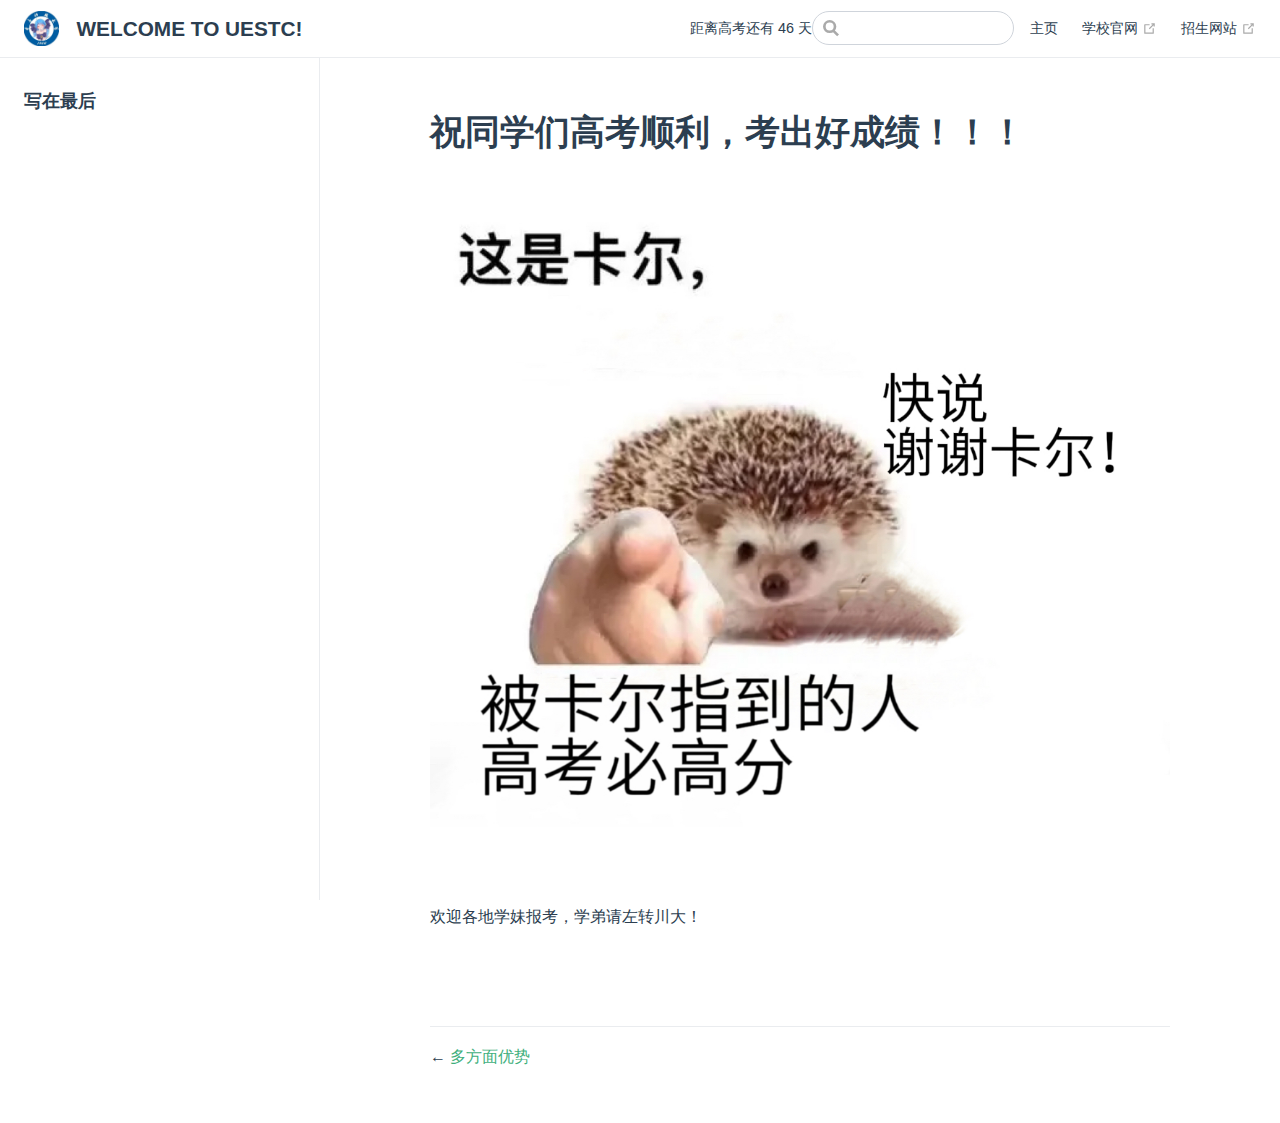
<file: a/b.html>
<!DOCTYPE html>
<html lang="en-US">
  <head>
    <meta charset="utf-8">
    <meta name="viewport" content="width=device-width,initial-scale=1">
    <title>写在最后 | WELCOME TO UESTC!</title>
    <meta name="generator" content="VuePress 1.9.9">
    
    <meta name="description" content="">
    
    <link rel="preload" href="/assets/css/0.styles.32fed60b.css" as="style"><link rel="preload" href="/assets/js/app.45961aa9.js" as="script"><link rel="preload" href="/assets/js/2.d98ede88.js" as="script"><link rel="preload" href="/assets/js/7.f7bbb99f.js" as="script"><link rel="prefetch" href="/assets/js/10.1be4a419.js"><link rel="prefetch" href="/assets/js/3.ca72fb38.js"><link rel="prefetch" href="/assets/js/4.9ea7ad51.js"><link rel="prefetch" href="/assets/js/5.21128c76.js"><link rel="prefetch" href="/assets/js/6.0efb37ba.js"><link rel="prefetch" href="/assets/js/8.de680485.js"><link rel="prefetch" href="/assets/js/9.b14d999a.js">
    <link rel="stylesheet" href="/assets/css/0.styles.32fed60b.css">
  </head>
  <body>
    <div id="app" data-server-rendered="true"><div class="theme-container"><header class="navbar"><div class="sidebar-button"><svg xmlns="http://www.w3.org/2000/svg" aria-hidden="true" role="img" viewBox="0 0 448 512" class="icon"><path fill="currentColor" d="M436 124H12c-6.627 0-12-5.373-12-12V80c0-6.627 5.373-12 12-12h424c6.627 0 12 5.373 12 12v32c0 6.627-5.373 12-12 12zm0 160H12c-6.627 0-12-5.373-12-12v-32c0-6.627 5.373-12 12-12h424c6.627 0 12 5.373 12 12v32c0 6.627-5.373 12-12 12zm0 160H12c-6.627 0-12-5.373-12-12v-32c0-6.627 5.373-12 12-12h424c6.627 0 12 5.373 12 12v32c0 6.627-5.373 12-12 12z"></path></svg></div> <a href="/" class="home-link router-link-active"><img src="/logo.jpg" alt="WELCOME TO UESTC!" class="logo"> <span class="site-name can-hide">WELCOME TO UESTC!</span></a> <div class="links">
  距离高考还有 46 天    
    <div class="search-box"><input aria-label="Search" autocomplete="off" spellcheck="false" value=""> <!----></div> <nav class="nav-links can-hide"><div class="nav-item"><a href="/" class="nav-link">
  主页
</a></div><div class="nav-item"><a href="https://www.uestc.edu.cn/" target="_blank" rel="noopener noreferrer" class="nav-link external">
  学校官网
  <span><svg xmlns="http://www.w3.org/2000/svg" aria-hidden="true" focusable="false" x="0px" y="0px" viewBox="0 0 100 100" width="15" height="15" class="icon outbound"><path fill="currentColor" d="M18.8,85.1h56l0,0c2.2,0,4-1.8,4-4v-32h-8v28h-48v-48h28v-8h-32l0,0c-2.2,0-4,1.8-4,4v56C14.8,83.3,16.6,85.1,18.8,85.1z"></path> <polygon fill="currentColor" points="45.7,48.7 51.3,54.3 77.2,28.5 77.2,37.2 85.2,37.2 85.2,14.9 62.8,14.9 62.8,22.9 71.5,22.9"></polygon></svg> <span class="sr-only">(opens new window)</span></span></a></div><div class="nav-item"><a href="http://www.zs.uestc.edu.cn/" target="_blank" rel="noopener noreferrer" class="nav-link external">
  招生网站
  <span><svg xmlns="http://www.w3.org/2000/svg" aria-hidden="true" focusable="false" x="0px" y="0px" viewBox="0 0 100 100" width="15" height="15" class="icon outbound"><path fill="currentColor" d="M18.8,85.1h56l0,0c2.2,0,4-1.8,4-4v-32h-8v28h-48v-48h28v-8h-32l0,0c-2.2,0-4,1.8-4,4v56C14.8,83.3,16.6,85.1,18.8,85.1z"></path> <polygon fill="currentColor" points="45.7,48.7 51.3,54.3 77.2,28.5 77.2,37.2 85.2,37.2 85.2,14.9 62.8,14.9 62.8,22.9 71.5,22.9"></polygon></svg> <span class="sr-only">(opens new window)</span></span></a></div> <!----></nav></div></header> <div class="sidebar-mask"></div> <aside class="sidebar"><nav class="nav-links"><div class="nav-item"><a href="/" class="nav-link">
  主页
</a></div><div class="nav-item"><a href="https://www.uestc.edu.cn/" target="_blank" rel="noopener noreferrer" class="nav-link external">
  学校官网
  <span><svg xmlns="http://www.w3.org/2000/svg" aria-hidden="true" focusable="false" x="0px" y="0px" viewBox="0 0 100 100" width="15" height="15" class="icon outbound"><path fill="currentColor" d="M18.8,85.1h56l0,0c2.2,0,4-1.8,4-4v-32h-8v28h-48v-48h28v-8h-32l0,0c-2.2,0-4,1.8-4,4v56C14.8,83.3,16.6,85.1,18.8,85.1z"></path> <polygon fill="currentColor" points="45.7,48.7 51.3,54.3 77.2,28.5 77.2,37.2 85.2,37.2 85.2,14.9 62.8,14.9 62.8,22.9 71.5,22.9"></polygon></svg> <span class="sr-only">(opens new window)</span></span></a></div><div class="nav-item"><a href="http://www.zs.uestc.edu.cn/" target="_blank" rel="noopener noreferrer" class="nav-link external">
  招生网站
  <span><svg xmlns="http://www.w3.org/2000/svg" aria-hidden="true" focusable="false" x="0px" y="0px" viewBox="0 0 100 100" width="15" height="15" class="icon outbound"><path fill="currentColor" d="M18.8,85.1h56l0,0c2.2,0,4-1.8,4-4v-32h-8v28h-48v-48h28v-8h-32l0,0c-2.2,0-4,1.8-4,4v56C14.8,83.3,16.6,85.1,18.8,85.1z"></path> <polygon fill="currentColor" points="45.7,48.7 51.3,54.3 77.2,28.5 77.2,37.2 85.2,37.2 85.2,14.9 62.8,14.9 62.8,22.9 71.5,22.9"></polygon></svg> <span class="sr-only">(opens new window)</span></span></a></div> <!----></nav>  <ul class="sidebar-links"><li><section class="sidebar-group depth-0"><p class="sidebar-heading open"><span>写在最后</span> <!----></p> <!----></section></li></ul> </aside> <main class="page"> <div class="theme-default-content content__default"><br> <br> <br> <h1 id="祝同学们高考顺利-考出好成绩"><a href="#祝同学们高考顺利-考出好成绩" class="header-anchor">#</a> 祝同学们高考顺利，考出好成绩！！！</h1> <br> <br> <p><img src="/assets/img/kaer.14ee32e5.jpg" alt="kaer"></p> <br> <br> <p>欢迎各地学妹报考，学弟请左转川大！</p></div> <footer class="page-edit"><!----> <!----></footer> <div class="page-nav"><p class="inner"><span class="prev">
      ←
      <a href="/a/a.html" class="prev">
        多方面优势
      </a></span> <!----></p></div> </main></div><div class="global-ui"></div></div>
    <script src="/assets/js/app.45961aa9.js" defer></script><script src="/assets/js/2.d98ede88.js" defer></script><script src="/assets/js/7.f7bbb99f.js" defer></script>
  </body>
</html>
</file>
<file: assets/css/0.styles.32fed60b.css>
code[class*=language-],pre[class*=language-]{color:#ccc;background:none;font-family:Consolas,Monaco,Andale Mono,Ubuntu Mono,monospace;font-size:1em;text-align:left;white-space:pre;word-spacing:normal;word-break:normal;word-wrap:normal;line-height:1.5;-moz-tab-size:4;-o-tab-size:4;tab-size:4;-webkit-hyphens:none;hyphens:none}pre[class*=language-]{padding:1em;margin:.5em 0;overflow:auto}:not(pre)>code[class*=language-],pre[class*=language-]{background:#2d2d2d}:not(pre)>code[class*=language-]{padding:.1em;border-radius:.3em;white-space:normal}.token.block-comment,.token.cdata,.token.comment,.token.doctype,.token.prolog{color:#999}.token.punctuation{color:#ccc}.token.attr-name,.token.deleted,.token.namespace,.token.tag{color:#e2777a}.token.function-name{color:#6196cc}.token.boolean,.token.function,.token.number{color:#f08d49}.token.class-name,.token.constant,.token.property,.token.symbol{color:#f8c555}.token.atrule,.token.builtin,.token.important,.token.keyword,.token.selector{color:#cc99cd}.token.attr-value,.token.char,.token.regex,.token.string,.token.variable{color:#7ec699}.token.entity,.token.operator,.token.url{color:#67cdcc}.token.bold,.token.important{font-weight:700}.token.italic{font-style:italic}.token.entity{cursor:help}.token.inserted{color:green}.theme-default-content code{color:#476582;padding:.25rem .5rem;margin:0;font-size:.85em;background-color:rgba(27,31,35,.05);border-radius:3px}.theme-default-content code .token.deleted{color:#ec5975}.theme-default-content code .token.inserted{color:#3eaf7c}.theme-default-content pre,.theme-default-content pre[class*=language-]{line-height:1.4;padding:1.25rem 1.5rem;margin:.85rem 0;background-color:#282c34;border-radius:6px;overflow:auto}.theme-default-content pre[class*=language-] code,.theme-default-content pre code{color:#fff;padding:0;background-color:transparent;border-radius:0}div[class*=language-]{position:relative;background-color:#282c34;border-radius:6px}div[class*=language-] .highlight-lines{-webkit-user-select:none;user-select:none;padding-top:1.3rem;position:absolute;top:0;left:0;width:100%;line-height:1.4}div[class*=language-] .highlight-lines .highlighted{background-color:rgba(0,0,0,.66)}div[class*=language-] pre,div[class*=language-] pre[class*=language-]{background:transparent;position:relative;z-index:1}div[class*=language-]:before{position:absolute;z-index:3;top:.8em;right:1em;font-size:.75rem;color:hsla(0,0%,100%,.4)}div[class*=language-]:not(.line-numbers-mode) .line-numbers-wrapper{display:none}div[class*=language-].line-numbers-mode .highlight-lines .highlighted{position:relative}div[class*=language-].line-numbers-mode .highlight-lines .highlighted:before{content:" ";position:absolute;z-index:3;left:0;top:0;display:block;width:3.5rem;height:100%;background-color:rgba(0,0,0,.66)}div[class*=language-].line-numbers-mode pre{padding-left:4.5rem;vertical-align:middle}div[class*=language-].line-numbers-mode .line-numbers-wrapper{position:absolute;top:0;width:3.5rem;text-align:center;color:hsla(0,0%,100%,.3);padding:1.25rem 0;line-height:1.4}div[class*=language-].line-numbers-mode .line-numbers-wrapper br{-webkit-user-select:none;user-select:none}div[class*=language-].line-numbers-mode .line-numbers-wrapper .line-number{position:relative;z-index:4;-webkit-user-select:none;user-select:none;font-size:.85em}div[class*=language-].line-numbers-mode:after{content:"";position:absolute;z-index:2;top:0;left:0;width:3.5rem;height:100%;border-radius:6px 0 0 6px;border-right:1px solid rgba(0,0,0,.66);background-color:#282c34}div[class~=language-js]:before{content:"js"}div[class~=language-ts]:before{content:"ts"}div[class~=language-html]:before{content:"html"}div[class~=language-md]:before{content:"md"}div[class~=language-vue]:before{content:"vue"}div[class~=language-css]:before{content:"css"}div[class~=language-sass]:before{content:"sass"}div[class~=language-scss]:before{content:"scss"}div[class~=language-less]:before{content:"less"}div[class~=language-stylus]:before{content:"stylus"}div[class~=language-go]:before{content:"go"}div[class~=language-java]:before{content:"java"}div[class~=language-c]:before{content:"c"}div[class~=language-sh]:before{content:"sh"}div[class~=language-yaml]:before{content:"yaml"}div[class~=language-py]:before{content:"py"}div[class~=language-docker]:before{content:"docker"}div[class~=language-dockerfile]:before{content:"dockerfile"}div[class~=language-makefile]:before{content:"makefile"}div[class~=language-javascript]:before{content:"js"}div[class~=language-typescript]:before{content:"ts"}div[class~=language-markup]:before{content:"html"}div[class~=language-markdown]:before{content:"md"}div[class~=language-json]:before{content:"json"}div[class~=language-ruby]:before{content:"rb"}div[class~=language-python]:before{content:"py"}div[class~=language-bash]:before{content:"sh"}div[class~=language-php]:before{content:"php"}.custom-block .custom-block-title{font-weight:600;margin-bottom:-.4rem}.custom-block.danger,.custom-block.tip,.custom-block.warning{padding:.1rem 1.5rem;border-left-width:.5rem;border-left-style:solid;margin:1rem 0}.custom-block.tip{background-color:#f3f5f7;border-color:#42b983}.custom-block.warning{background-color:rgba(255,229,100,.3);border-color:#e7c000;color:#6b5900}.custom-block.warning .custom-block-title{color:#b29400}.custom-block.warning a{color:#2c3e50}.custom-block.danger{background-color:#ffe6e6;border-color:#c00;color:#4d0000}.custom-block.danger .custom-block-title{color:#900}.custom-block.danger a{color:#2c3e50}.custom-block.details{display:block;position:relative;border-radius:2px;margin:1.6em 0;padding:1.6em;background-color:#eee}.custom-block.details h4{margin-top:0}.custom-block.details figure:last-child,.custom-block.details p:last-child{margin-bottom:0;padding-bottom:0}.custom-block.details summary{outline:none;cursor:pointer}.arrow{display:inline-block;width:0;height:0}.arrow.up{border-bottom:6px solid #ccc}.arrow.down,.arrow.up{border-left:4px solid transparent;border-right:4px solid transparent}.arrow.down{border-top:6px solid #ccc}.arrow.right{border-left:6px solid #ccc}.arrow.left,.arrow.right{border-top:4px solid transparent;border-bottom:4px solid transparent}.arrow.left{border-right:6px solid #ccc}.theme-default-content:not(.custom){max-width:740px;margin:0 auto;padding:2rem 2.5rem}@media (max-width:959px){.theme-default-content:not(.custom){padding:2rem}}@media (max-width:419px){.theme-default-content:not(.custom){padding:1.5rem}}.table-of-contents .badge{vertical-align:middle}body,html{padding:0;margin:0;background-color:#fff}body{font-family:-apple-system,BlinkMacSystemFont,Segoe UI,Roboto,Oxygen,Ubuntu,Cantarell,Fira Sans,Droid Sans,Helvetica Neue,sans-serif;-webkit-font-smoothing:antialiased;-moz-osx-font-smoothing:grayscale;font-size:16px;color:#2c3e50}.page{padding-left:20rem}.navbar{z-index:20;right:0;height:3.6rem;background-color:#fff;box-sizing:border-box;border-bottom:1px solid #eaecef}.navbar,.sidebar-mask{position:fixed;top:0;left:0}.sidebar-mask{z-index:9;width:100vw;height:100vh;display:none}.sidebar{font-size:16px;background-color:#fff;width:20rem;position:fixed;z-index:10;margin:0;top:3.6rem;left:0;bottom:0;box-sizing:border-box;border-right:1px solid #eaecef;overflow-y:auto}.theme-default-content:not(.custom)>:first-child{margin-top:3.6rem}.theme-default-content:not(.custom) a:hover{text-decoration:underline}.theme-default-content:not(.custom) p.demo{padding:1rem 1.5rem;border:1px solid #ddd;border-radius:4px}.theme-default-content:not(.custom) img{max-width:100%}.theme-default-content.custom{padding:0;margin:0}.theme-default-content.custom img{max-width:100%}a{font-weight:500;text-decoration:none}a,p a code{color:#3eaf7c}p a code{font-weight:400}kbd{background:#eee;border:.15rem solid #ddd;border-bottom:.25rem solid #ddd;border-radius:.15rem;padding:0 .15em}blockquote{font-size:1rem;color:#999;border-left:.2rem solid #dfe2e5;margin:1rem 0;padding:.25rem 0 .25rem 1rem}blockquote>p{margin:0}ol,ul{padding-left:1.2em}strong{font-weight:600}h1,h2,h3,h4,h5,h6{font-weight:600;line-height:1.25}.theme-default-content:not(.custom)>h1,.theme-default-content:not(.custom)>h2,.theme-default-content:not(.custom)>h3,.theme-default-content:not(.custom)>h4,.theme-default-content:not(.custom)>h5,.theme-default-content:not(.custom)>h6{margin-top:-3.1rem;padding-top:4.6rem;margin-bottom:0}.theme-default-content:not(.custom)>h1:first-child,.theme-default-content:not(.custom)>h2:first-child,.theme-default-content:not(.custom)>h3:first-child,.theme-default-content:not(.custom)>h4:first-child,.theme-default-content:not(.custom)>h5:first-child,.theme-default-content:not(.custom)>h6:first-child{margin-top:-1.5rem;margin-bottom:1rem}.theme-default-content:not(.custom)>h1:first-child+.custom-block,.theme-default-content:not(.custom)>h1:first-child+p,.theme-default-content:not(.custom)>h1:first-child+pre,.theme-default-content:not(.custom)>h2:first-child+.custom-block,.theme-default-content:not(.custom)>h2:first-child+p,.theme-default-content:not(.custom)>h2:first-child+pre,.theme-default-content:not(.custom)>h3:first-child+.custom-block,.theme-default-content:not(.custom)>h3:first-child+p,.theme-default-content:not(.custom)>h3:first-child+pre,.theme-default-content:not(.custom)>h4:first-child+.custom-block,.theme-default-content:not(.custom)>h4:first-child+p,.theme-default-content:not(.custom)>h4:first-child+pre,.theme-default-content:not(.custom)>h5:first-child+.custom-block,.theme-default-content:not(.custom)>h5:first-child+p,.theme-default-content:not(.custom)>h5:first-child+pre,.theme-default-content:not(.custom)>h6:first-child+.custom-block,.theme-default-content:not(.custom)>h6:first-child+p,.theme-default-content:not(.custom)>h6:first-child+pre{margin-top:2rem}h1:focus .header-anchor,h1:hover .header-anchor,h2:focus .header-anchor,h2:hover .header-anchor,h3:focus .header-anchor,h3:hover .header-anchor,h4:focus .header-anchor,h4:hover .header-anchor,h5:focus .header-anchor,h5:hover .header-anchor,h6:focus .header-anchor,h6:hover .header-anchor{opacity:1}h1{font-size:2.2rem}h2{font-size:1.65rem;padding-bottom:.3rem;border-bottom:1px solid #eaecef}h3{font-size:1.35rem}a.header-anchor{font-size:.85em;float:left;margin-left:-.87em;padding-right:.23em;margin-top:.125em;-webkit-user-select:none;user-select:none;opacity:0}a.header-anchor:focus,a.header-anchor:hover{text-decoration:none}.line-number,code,kbd{font-family:source-code-pro,Menlo,Monaco,Consolas,Courier New,monospace}ol,p,ul{line-height:1.7}hr{border:0;border-top:1px solid #eaecef}table{border-collapse:collapse;margin:1rem 0;display:block;overflow-x:auto}tr{border-top:1px solid #dfe2e5}tr:nth-child(2n){background-color:#f6f8fa}td,th{border:1px solid #dfe2e5;padding:.6em 1em}.theme-container.sidebar-open .sidebar-mask{display:block}.theme-container.no-navbar .theme-default-content:not(.custom)>h1,.theme-container.no-navbar h2,.theme-container.no-navbar h3,.theme-container.no-navbar h4,.theme-container.no-navbar h5,.theme-container.no-navbar h6{margin-top:1.5rem;padding-top:0}.theme-container.no-navbar .sidebar{top:0}@media (min-width:720px){.theme-container.no-sidebar .sidebar{display:none}.theme-container.no-sidebar .page{padding-left:0}}@media (max-width:959px){.sidebar{font-size:15px;width:16.4rem}.page{padding-left:16.4rem}}@media (max-width:719px){.sidebar{top:0;padding-top:3.6rem;transform:translateX(-100%);transition:transform .2s ease}.page{padding-left:0}.theme-container.sidebar-open .sidebar{transform:translateX(0)}.theme-container.no-navbar .sidebar{padding-top:0}}@media (max-width:419px){h1{font-size:1.9rem}.theme-default-content div[class*=language-]{margin:.85rem -1.5rem;border-radius:0}}#nprogress{pointer-events:none}#nprogress .bar{background:#3eaf7c;position:fixed;z-index:1031;top:0;left:0;width:100%;height:2px}#nprogress .peg{display:block;position:absolute;right:0;width:100px;height:100%;box-shadow:0 0 10px #3eaf7c,0 0 5px #3eaf7c;opacity:1;transform:rotate(3deg) translateY(-4px)}#nprogress .spinner{display:block;position:fixed;z-index:1031;top:15px;right:15px}#nprogress .spinner-icon{width:18px;height:18px;box-sizing:border-box;border-color:#3eaf7c transparent transparent #3eaf7c;border-style:solid;border-width:2px;border-radius:50%;animation:nprogress-spinner .4s linear infinite}.nprogress-custom-parent{overflow:hidden;position:relative}.nprogress-custom-parent #nprogress .bar,.nprogress-custom-parent #nprogress .spinner{position:absolute}@keyframes nprogress-spinner{0%{transform:rotate(0deg)}to{transform:rotate(1turn)}}.icon.outbound{color:#aaa;display:inline-block;vertical-align:middle;position:relative;top:-1px}.sr-only{position:absolute;width:1px;height:1px;padding:0;margin:-1px;overflow:hidden;clip:rect(0,0,0,0);white-space:nowrap;border-width:0}.home{padding:3.6rem 2rem 0;max-width:960px;margin:0 auto;display:block}.home .hero{text-align:center}.home .hero img{max-width:100%;max-height:280px;display:block;margin:3rem auto 1.5rem}.home .hero h1{font-size:3rem}.home .hero .action,.home .hero .description,.home .hero h1{margin:1.8rem auto}.home .hero .description{max-width:35rem;font-size:1.6rem;line-height:1.3;color:#6a8bad}.home .hero .action-button{display:inline-block;font-size:1.2rem;color:#fff;background-color:#3eaf7c;padding:.8rem 1.6rem;border-radius:4px;transition:background-color .1s ease;box-sizing:border-box;border-bottom:1px solid #389d70}.home .hero .action-button:hover{background-color:#4abf8a}.home .features{border-top:1px solid #eaecef;padding:1.2rem 0;margin-top:2.5rem;display:flex;flex-wrap:wrap;align-items:flex-start;align-content:stretch;justify-content:space-between}.home .feature{flex-grow:1;flex-basis:30%;max-width:30%}.home .feature h2{font-size:1.4rem;font-weight:500;border-bottom:none;padding-bottom:0;color:#3a5169}.home .feature p{color:#4e6e8e}.home .footer{padding:2.5rem;border-top:1px solid #eaecef;text-align:center;color:#4e6e8e}@media (max-width:719px){.home .features{flex-direction:column}.home .feature{max-width:100%;padding:0 2.5rem}}@media (max-width:419px){.home{padding-left:1.5rem;padding-right:1.5rem}.home .hero img{max-height:210px;margin:2rem auto 1.2rem}.home .hero h1{font-size:2rem}.home .hero .action,.home .hero .description,.home .hero h1{margin:1.2rem auto}.home .hero .description{font-size:1.2rem}.home .hero .action-button{font-size:1rem;padding:.6rem 1.2rem}.home .feature h2{font-size:1.25rem}}.search-box{display:inline-block;position:relative;margin-right:1rem}.search-box input{cursor:text;width:10rem;height:2rem;color:#4e6e8e;display:inline-block;border:1px solid #cfd4db;border-radius:2rem;font-size:.9rem;line-height:2rem;padding:0 .5rem 0 2rem;outline:none;transition:all .2s ease;background:#fff url(/assets/img/search.83621669.svg) .6rem .5rem no-repeat;background-size:1rem}.search-box input:focus{cursor:auto;border-color:#3eaf7c}.search-box .suggestions{background:#fff;width:20rem;position:absolute;top:2rem;border:1px solid #cfd4db;border-radius:6px;padding:.4rem;list-style-type:none}.search-box .suggestions.align-right{right:0}.search-box .suggestion{line-height:1.4;padding:.4rem .6rem;border-radius:4px;cursor:pointer}.search-box .suggestion a{white-space:normal;color:#5d82a6}.search-box .suggestion a .page-title{font-weight:600}.search-box .suggestion a .header{font-size:.9em;margin-left:.25em}.search-box .suggestion.focused{background-color:#f3f4f5}.search-box .suggestion.focused a{color:#3eaf7c}@media (max-width:959px){.search-box input{cursor:pointer;width:0;border-color:transparent;position:relative}.search-box input:focus{cursor:text;left:0;width:10rem}}@media (-ms-high-contrast:none){.search-box input{height:2rem}}@media (max-width:959px) and (min-width:719px){.search-box .suggestions{left:0}}@media (max-width:719px){.search-box{margin-right:0}.search-box input{left:1rem}.search-box .suggestions{right:0}}@media (max-width:419px){.search-box .suggestions{width:calc(100vw - 4rem)}.search-box input:focus{width:8rem}}.sidebar-button{cursor:pointer;display:none;width:1.25rem;height:1.25rem;position:absolute;padding:.6rem;top:.6rem;left:1rem}.sidebar-button .icon{display:block;width:1.25rem;height:1.25rem}@media (max-width:719px){.sidebar-button{display:block}}.dropdown-enter,.dropdown-leave-to{height:0!important}.dropdown-wrapper{cursor:pointer}.dropdown-wrapper .dropdown-title,.dropdown-wrapper .mobile-dropdown-title{display:block;font-size:.9rem;font-family:inherit;cursor:inherit;padding:inherit;line-height:1.4rem;background:transparent;border:none;font-weight:500;color:#2c3e50}.dropdown-wrapper .dropdown-title:hover,.dropdown-wrapper .mobile-dropdown-title:hover{border-color:transparent}.dropdown-wrapper .dropdown-title .arrow,.dropdown-wrapper .mobile-dropdown-title .arrow{vertical-align:middle;margin-top:-1px;margin-left:.4rem}.dropdown-wrapper .mobile-dropdown-title{display:none;font-weight:600}.dropdown-wrapper .mobile-dropdown-title font-size inherit:hover{color:#3eaf7c}.dropdown-wrapper .nav-dropdown .dropdown-item{color:inherit;line-height:1.7rem}.dropdown-wrapper .nav-dropdown .dropdown-item h4{margin:.45rem 0 0;border-top:1px solid #eee;padding:1rem 1.5rem .45rem 1.25rem}.dropdown-wrapper .nav-dropdown .dropdown-item .dropdown-subitem-wrapper{padding:0;list-style:none}.dropdown-wrapper .nav-dropdown .dropdown-item .dropdown-subitem-wrapper .dropdown-subitem{font-size:.9em}.dropdown-wrapper .nav-dropdown .dropdown-item a{display:block;line-height:1.7rem;position:relative;border-bottom:none;font-weight:400;margin-bottom:0;padding:0 1.5rem 0 1.25rem}.dropdown-wrapper .nav-dropdown .dropdown-item a.router-link-active,.dropdown-wrapper .nav-dropdown .dropdown-item a:hover{color:#3eaf7c}.dropdown-wrapper .nav-dropdown .dropdown-item a.router-link-active:after{content:"";width:0;height:0;border-left:5px solid #3eaf7c;border-top:3px solid transparent;border-bottom:3px solid transparent;position:absolute;top:calc(50% - 2px);left:9px}.dropdown-wrapper .nav-dropdown .dropdown-item:first-child h4{margin-top:0;padding-top:0;border-top:0}@media (max-width:719px){.dropdown-wrapper.open .dropdown-title{margin-bottom:.5rem}.dropdown-wrapper .dropdown-title{display:none}.dropdown-wrapper .mobile-dropdown-title{display:block}.dropdown-wrapper .nav-dropdown{transition:height .1s ease-out;overflow:hidden}.dropdown-wrapper .nav-dropdown .dropdown-item h4{border-top:0;margin-top:0;padding-top:0}.dropdown-wrapper .nav-dropdown .dropdown-item>a,.dropdown-wrapper .nav-dropdown .dropdown-item h4{font-size:15px;line-height:2rem}.dropdown-wrapper .nav-dropdown .dropdown-item .dropdown-subitem{font-size:14px;padding-left:1rem}}@media (min-width:719px){.dropdown-wrapper{height:1.8rem}.dropdown-wrapper.open .nav-dropdown,.dropdown-wrapper:hover .nav-dropdown{display:block!important}.dropdown-wrapper .nav-dropdown{display:none;height:auto!important;box-sizing:border-box;max-height:calc(100vh - 2.7rem);overflow-y:auto;position:absolute;top:100%;right:0;background-color:#fff;padding:.6rem 0;border:1px solid;border-color:#ddd #ddd #ccc;text-align:left;border-radius:.25rem;white-space:nowrap;margin:0}}.nav-links{display:inline-block}.nav-links a{line-height:1.4rem;color:inherit}.nav-links a.router-link-active,.nav-links a:hover{color:#3eaf7c}.nav-links .nav-item{position:relative;display:inline-block;margin-left:1.5rem;line-height:2rem}.nav-links .nav-item:first-child{margin-left:0}.nav-links .repo-link{margin-left:1.5rem}@media (max-width:719px){.nav-links .nav-item,.nav-links .repo-link{margin-left:0}}@media (min-width:719px){.nav-links a.router-link-active,.nav-links a:hover{color:#2c3e50}.nav-item>a:not(.external).router-link-active,.nav-item>a:not(.external):hover{margin-bottom:-2px;border-bottom:2px solid #46bd87}}.navbar{padding:.7rem 1.5rem;line-height:2.2rem}.navbar a,.navbar img,.navbar span{display:inline-block}.navbar .logo{height:2.2rem;min-width:2.2rem;margin-right:.8rem;vertical-align:top}.navbar .site-name{font-size:1.3rem;font-weight:600;color:#2c3e50;position:relative}.navbar .links{padding-left:1.5rem;box-sizing:border-box;background-color:#fff;white-space:nowrap;font-size:.9rem;position:absolute;right:1.5rem;top:.7rem;display:flex}.navbar .links .search-box{flex:0 0 auto;vertical-align:top}@media (max-width:719px){.navbar{padding-left:4rem}.navbar .can-hide{display:none}.navbar .links{padding-left:1.5rem}.navbar .site-name{width:calc(100vw - 9.4rem);overflow:hidden;white-space:nowrap;text-overflow:ellipsis}}.page-edit{max-width:740px;margin:0 auto;padding:2rem 2.5rem}@media (max-width:959px){.page-edit{padding:2rem}}@media (max-width:419px){.page-edit{padding:1.5rem}}.page-edit{padding-top:1rem;padding-bottom:1rem;overflow:auto}.page-edit .edit-link{display:inline-block}.page-edit .edit-link a{color:#4e6e8e;margin-right:.25rem}.page-edit .last-updated{float:right;font-size:.9em}.page-edit .last-updated .prefix{font-weight:500;color:#4e6e8e}.page-edit .last-updated .time{font-weight:400;color:#767676}@media (max-width:719px){.page-edit .edit-link{margin-bottom:.5rem}.page-edit .last-updated{font-size:.8em;float:none;text-align:left}}.page-nav{max-width:740px;margin:0 auto;padding:2rem 2.5rem}@media (max-width:959px){.page-nav{padding:2rem}}@media (max-width:419px){.page-nav{padding:1.5rem}}.page-nav{padding-top:1rem;padding-bottom:0}.page-nav .inner{min-height:2rem;margin-top:0;border-top:1px solid #eaecef;padding-top:1rem;overflow:auto}.page-nav .next{float:right}.page{padding-bottom:2rem;display:block}.sidebar-group .sidebar-group{padding-left:.5em}.sidebar-group:not(.collapsable) .sidebar-heading:not(.clickable){cursor:auto;color:inherit}.sidebar-group.is-sub-group{padding-left:0}.sidebar-group.is-sub-group>.sidebar-heading{font-size:.95em;line-height:1.4;font-weight:400;padding-left:2rem}.sidebar-group.is-sub-group>.sidebar-heading:not(.clickable){opacity:.5}.sidebar-group.is-sub-group>.sidebar-group-items{padding-left:1rem}.sidebar-group.is-sub-group>.sidebar-group-items>li>.sidebar-link{font-size:.95em;border-left:none}.sidebar-group.depth-2>.sidebar-heading{border-left:none}.sidebar-heading{color:#2c3e50;transition:color .15s ease;cursor:pointer;font-size:1.1em;font-weight:700;padding:.35rem 1.5rem .35rem 1.25rem;width:100%;box-sizing:border-box;margin:0;border-left:.25rem solid transparent}.sidebar-heading.open,.sidebar-heading:hover{color:inherit}.sidebar-heading .arrow{position:relative;top:-.12em;left:.5em}.sidebar-heading.clickable.active{font-weight:600;color:#3eaf7c;border-left-color:#3eaf7c}.sidebar-heading.clickable:hover{color:#3eaf7c}.sidebar-group-items{transition:height .1s ease-out;font-size:.95em;overflow:hidden}.sidebar .sidebar-sub-headers{padding-left:1rem;font-size:.95em}a.sidebar-link{font-size:1em;font-weight:400;display:inline-block;color:#2c3e50;border-left:.25rem solid transparent;padding:.35rem 1rem .35rem 1.25rem;line-height:1.4;width:100%;box-sizing:border-box}a.sidebar-link:hover{color:#3eaf7c}a.sidebar-link.active{font-weight:600;color:#3eaf7c;border-left-color:#3eaf7c}.sidebar-group a.sidebar-link{padding-left:2rem}.sidebar-sub-headers a.sidebar-link{padding-top:.25rem;padding-bottom:.25rem;border-left:none}.sidebar-sub-headers a.sidebar-link.active{font-weight:500}.sidebar ul{padding:0;margin:0;list-style-type:none}.sidebar a{display:inline-block}.sidebar .nav-links{display:none;border-bottom:1px solid #eaecef;padding:.5rem 0 .75rem}.sidebar .nav-links a{font-weight:600}.sidebar .nav-links .nav-item,.sidebar .nav-links .repo-link{display:block;line-height:1.25rem;font-size:1.1em;padding:.5rem 0 .5rem 1.5rem}.sidebar>.sidebar-links{padding:1.5rem 0}.sidebar>.sidebar-links>li>a.sidebar-link{font-size:1.1em;line-height:1.7;font-weight:700}.sidebar>.sidebar-links>li:not(:first-child){margin-top:.75rem}@media (max-width:719px){.sidebar .nav-links{display:block}.sidebar .nav-links .dropdown-wrapper .nav-dropdown .dropdown-item a.router-link-active:after{top:calc(1rem - 2px)}.sidebar>.sidebar-links{padding:1rem 0}}.badge[data-v-6eb0829b]{display:inline-block;font-size:14px;height:18px;line-height:18px;border-radius:3px;padding:0 6px;color:#fff}.badge.green[data-v-6eb0829b],.badge.tip[data-v-6eb0829b],.badge[data-v-6eb0829b]{background-color:#42b983}.badge.error[data-v-6eb0829b]{background-color:#da5961}.badge.warn[data-v-6eb0829b],.badge.warning[data-v-6eb0829b],.badge.yellow[data-v-6eb0829b]{background-color:#e7c000}.badge+.badge[data-v-6eb0829b]{margin-left:5px}.theme-code-group__nav[data-v-5cad0a2e]{margin-bottom:-35px;background-color:#282c34;padding-bottom:22px;border-top-left-radius:6px;border-top-right-radius:6px;padding-left:10px;padding-top:10px}.theme-code-group__ul[data-v-5cad0a2e]{margin:auto 0;padding-left:0;display:inline-flex;list-style:none}.theme-code-group__nav-tab[data-v-5cad0a2e]{border:0;padding:5px;cursor:pointer;background-color:transparent;font-size:.85em;line-height:1.4;color:hsla(0,0%,100%,.9);font-weight:600}.theme-code-group__nav-tab-active[data-v-5cad0a2e]{border-bottom:1px solid #42b983}.pre-blank[data-v-5cad0a2e]{color:#42b983}.theme-code-block[data-v-311ec9b4]{display:none}.theme-code-block__active[data-v-311ec9b4]{display:block}.theme-code-block>pre[data-v-311ec9b4]{background-color:orange}
</file>
